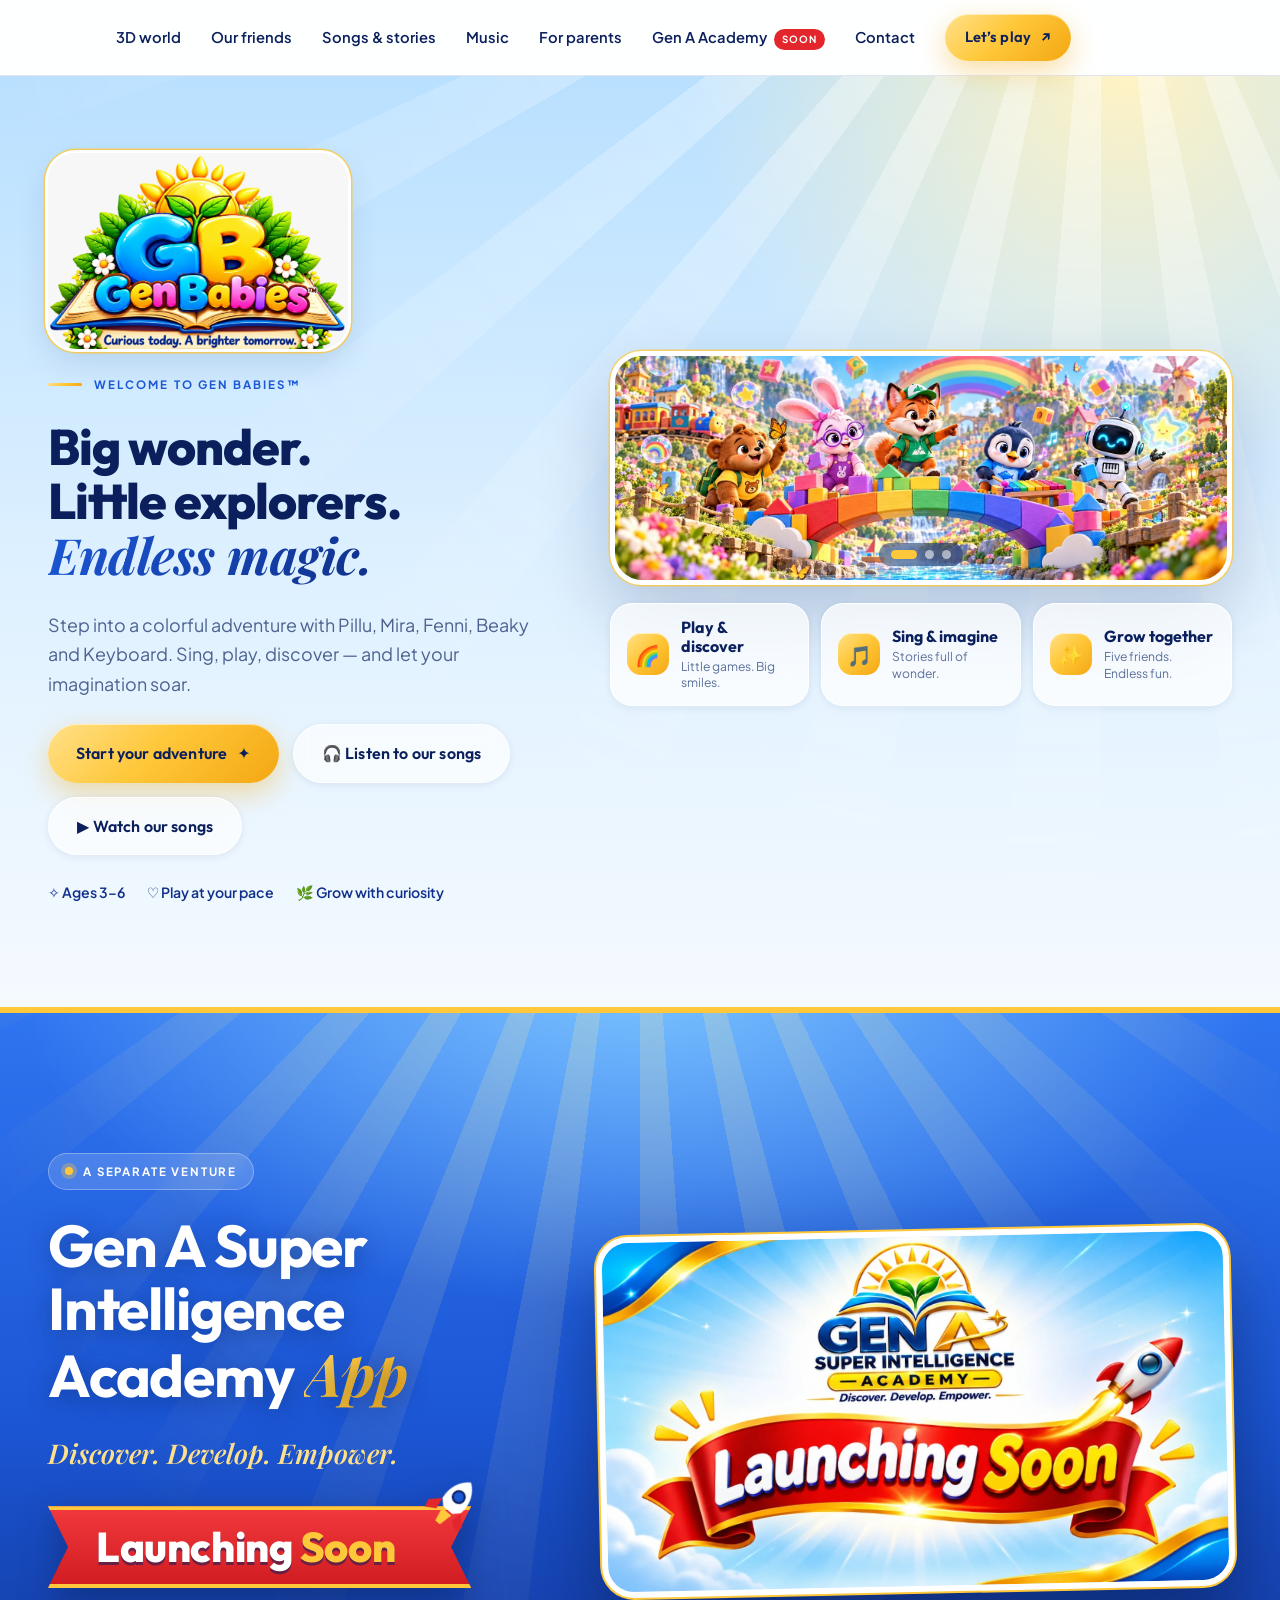
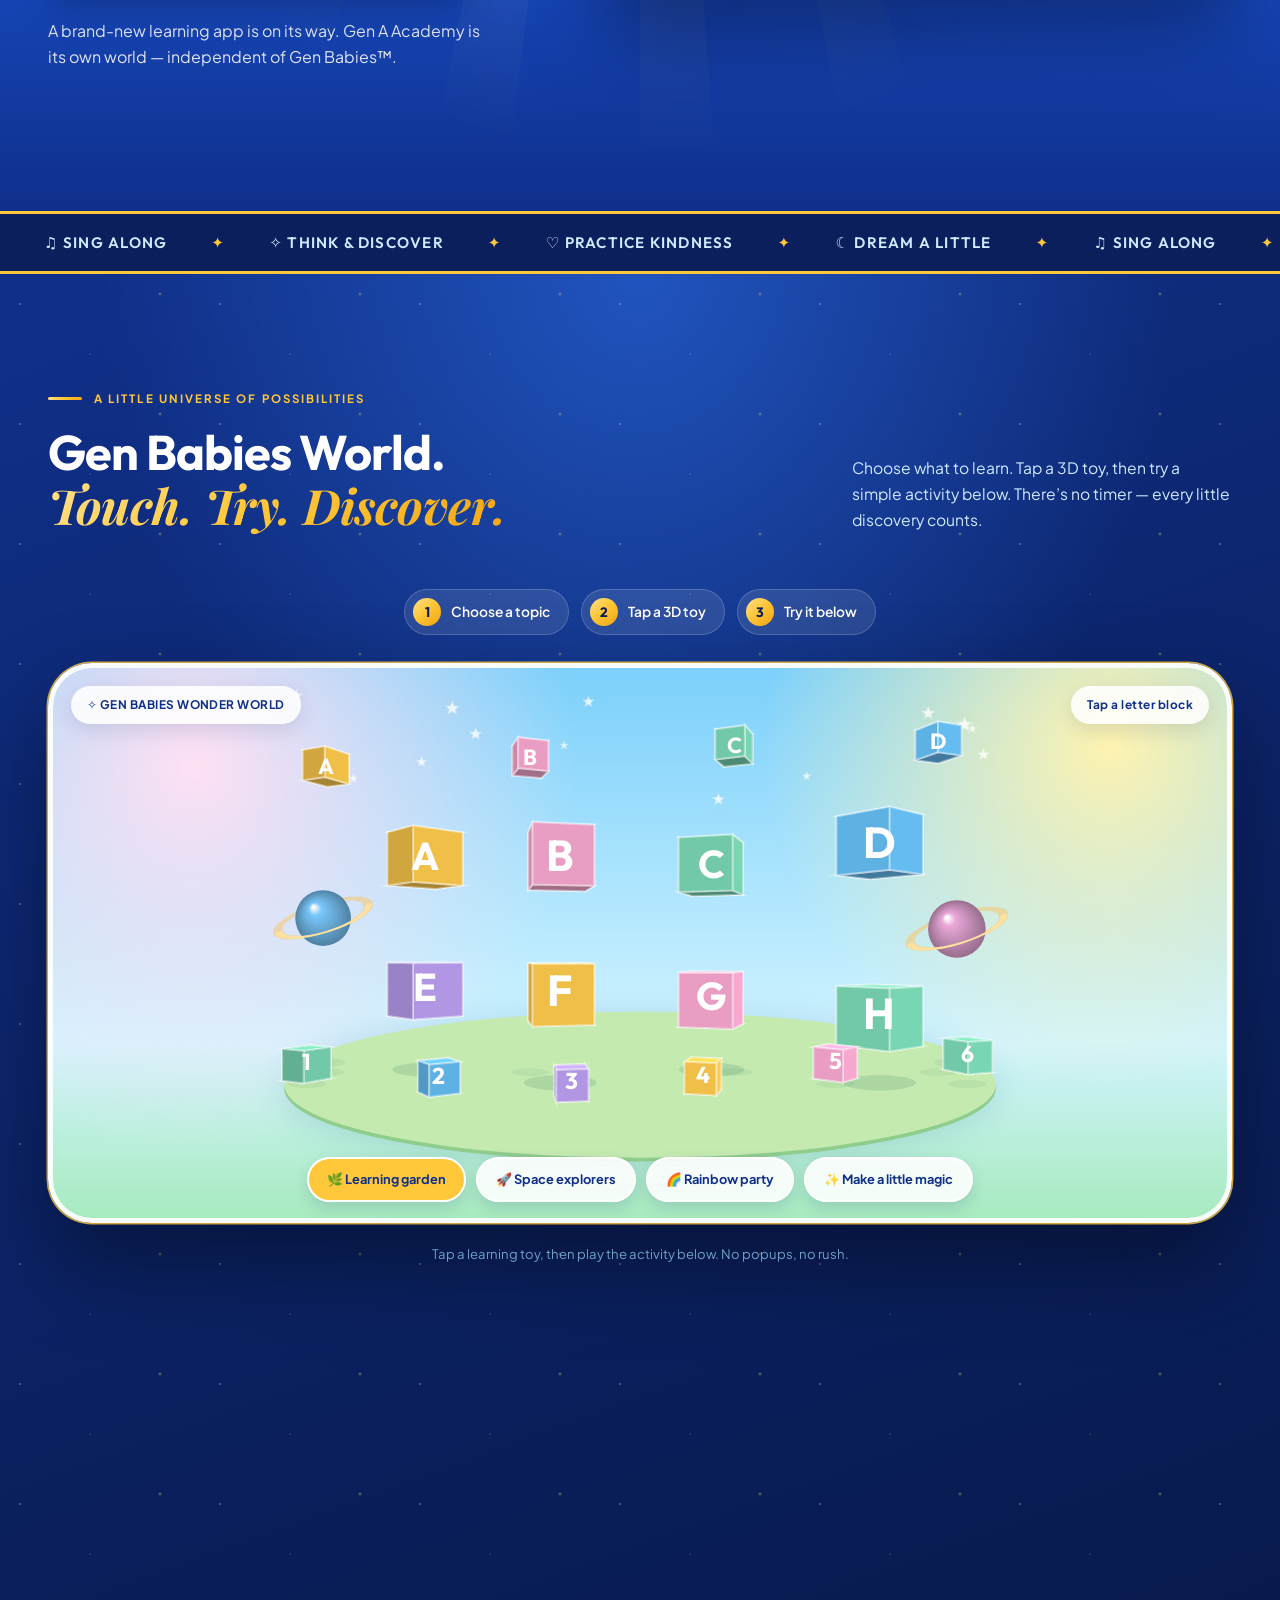
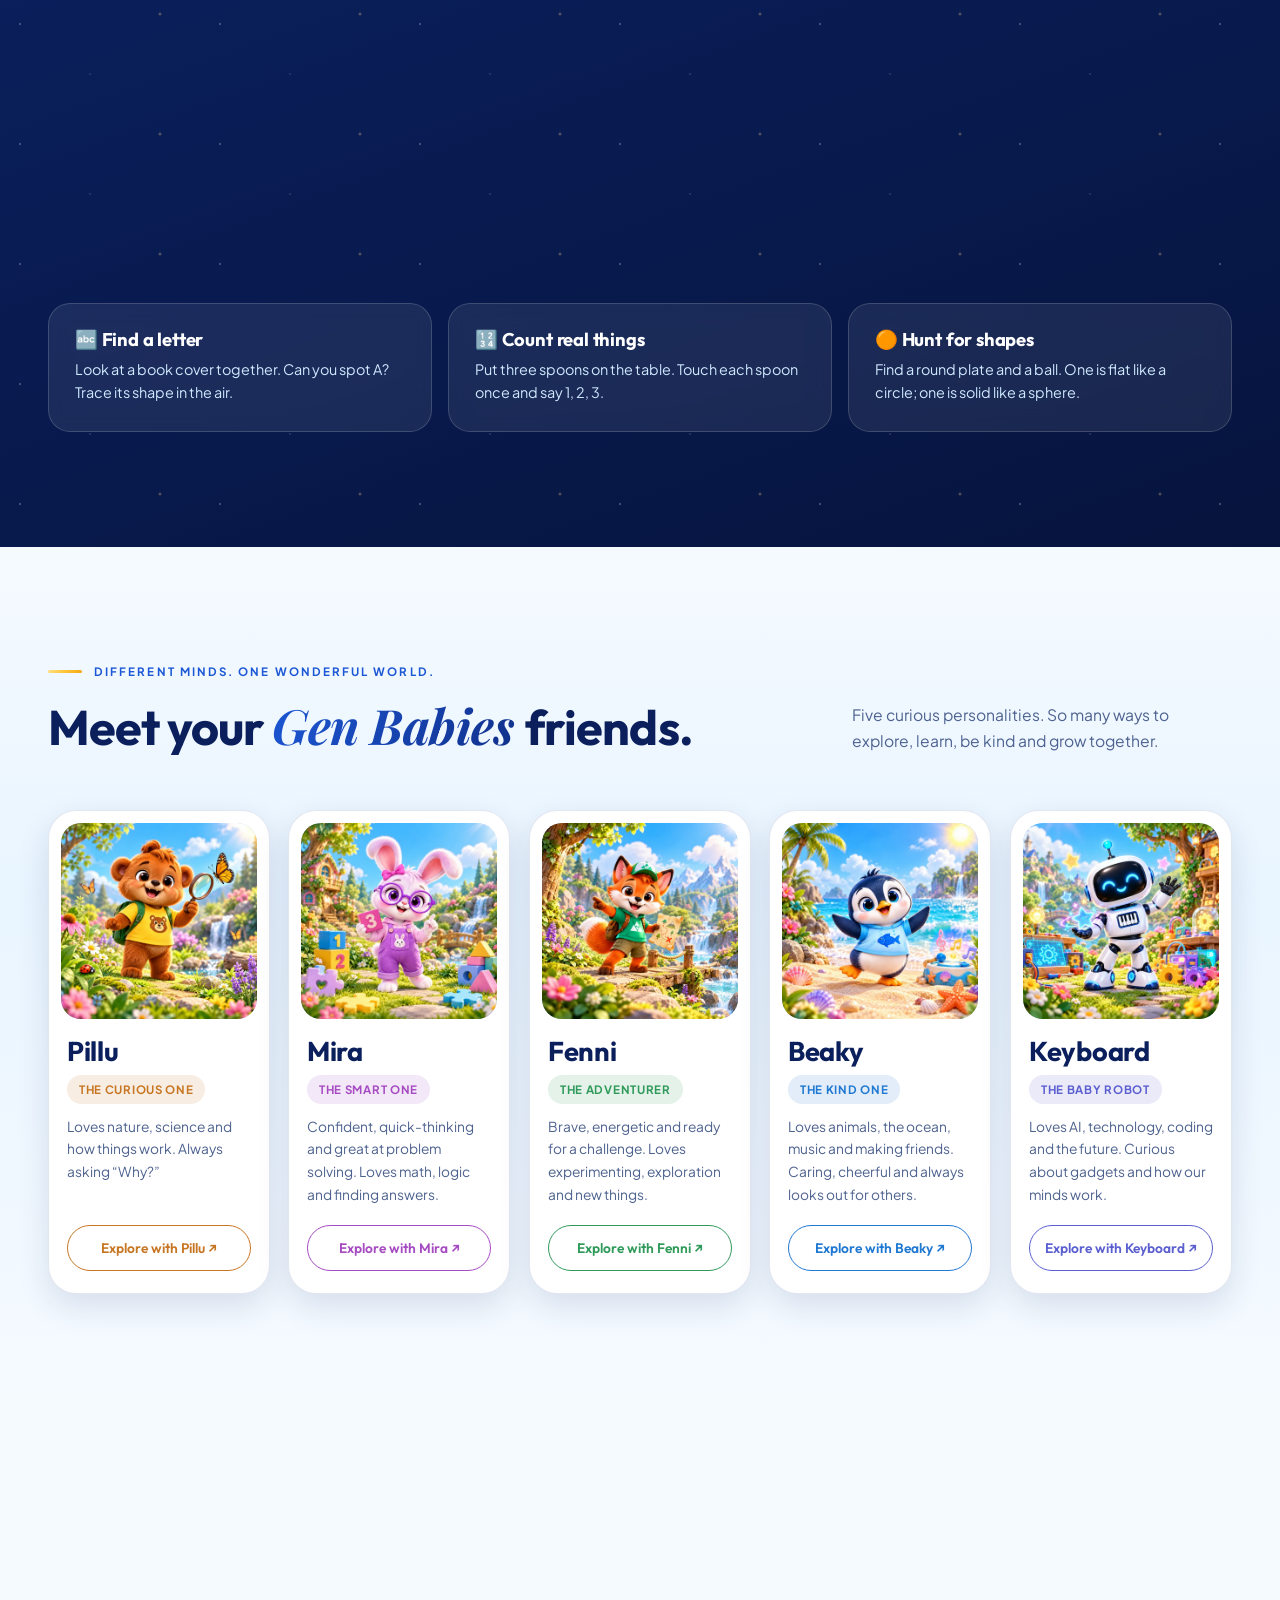
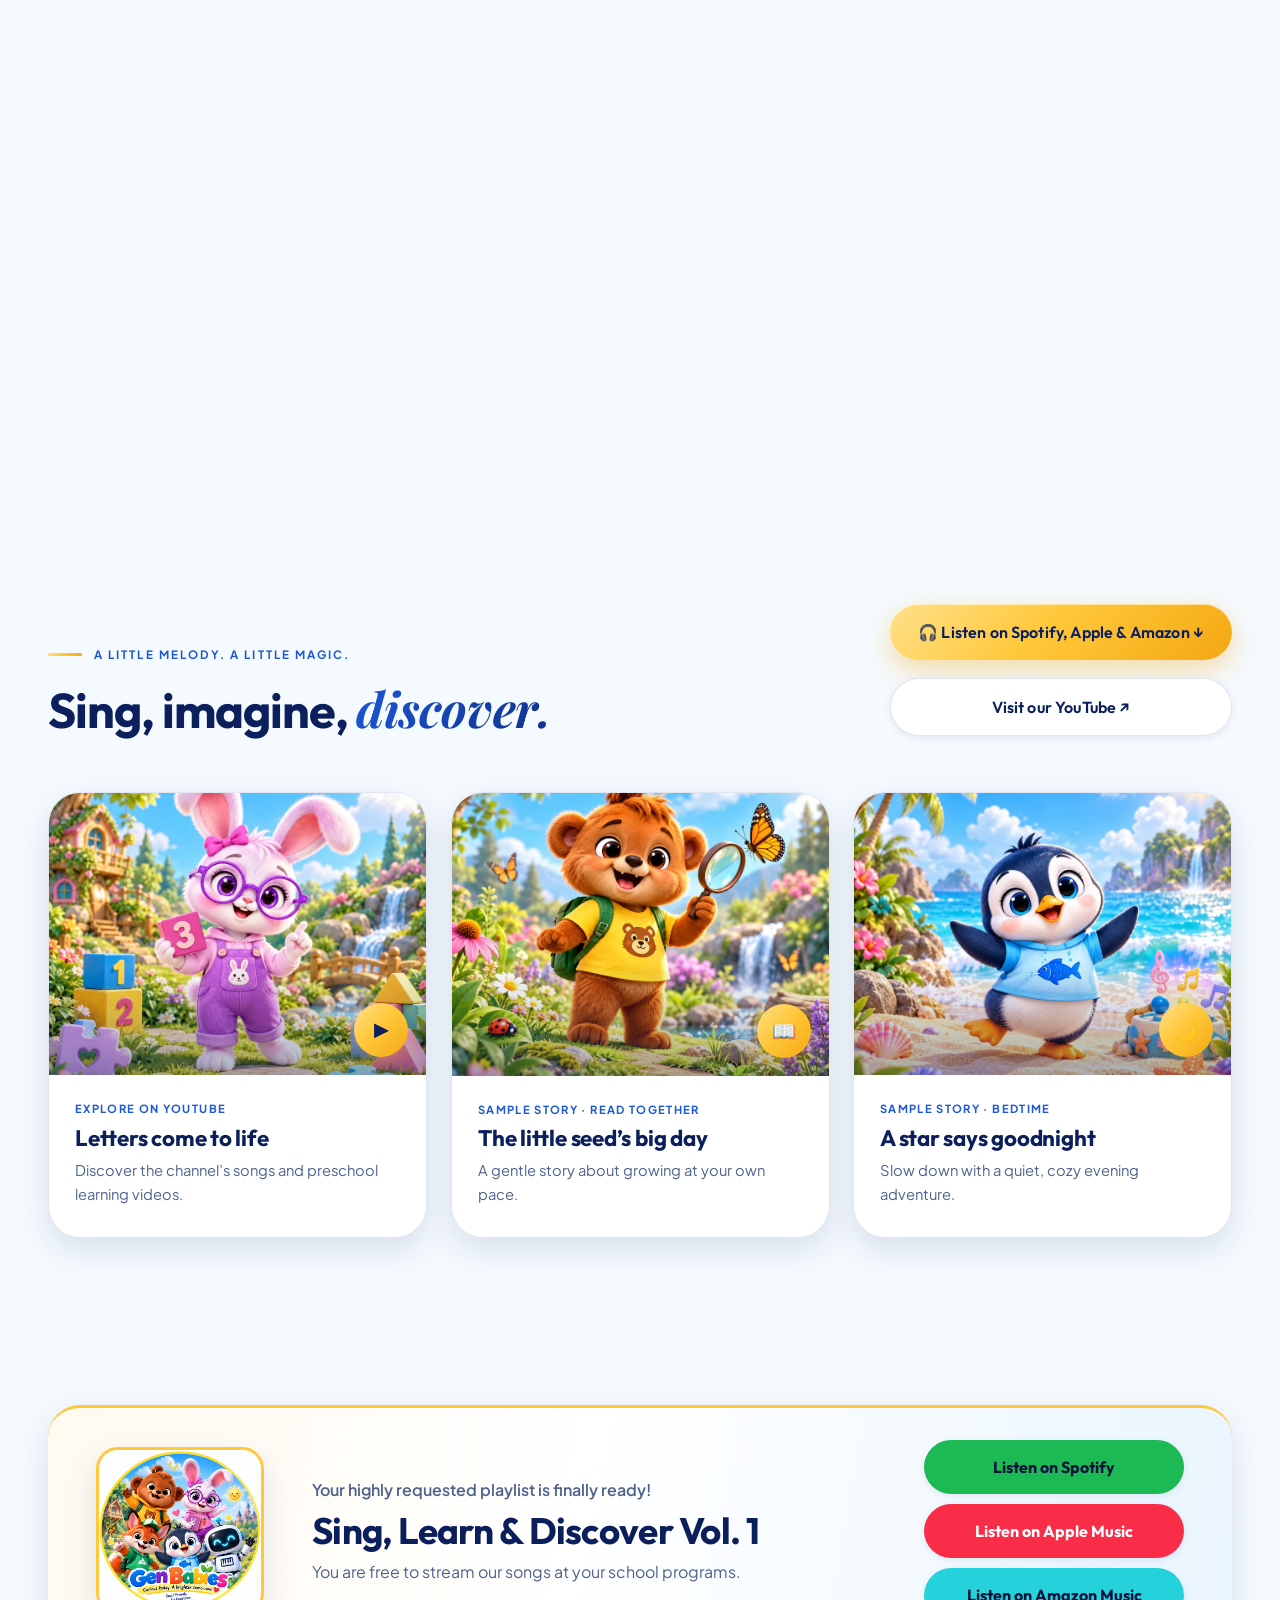
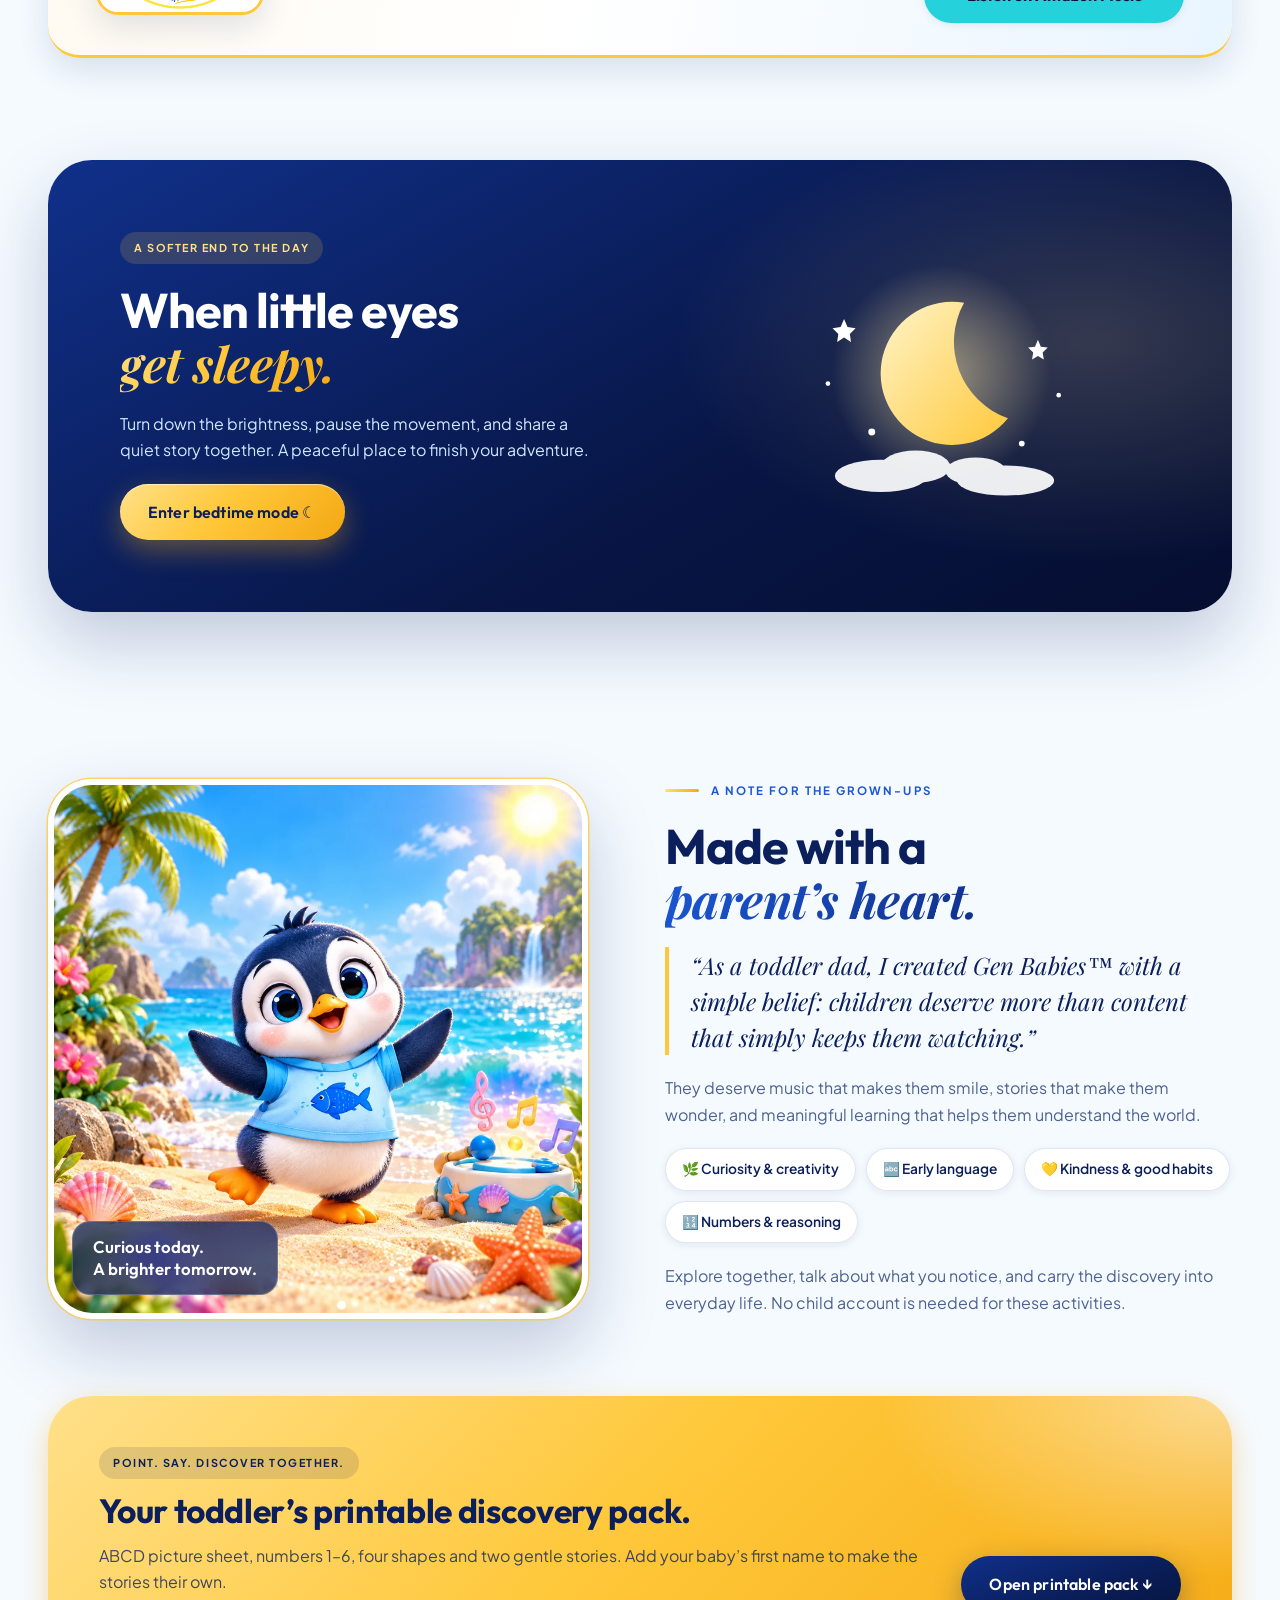
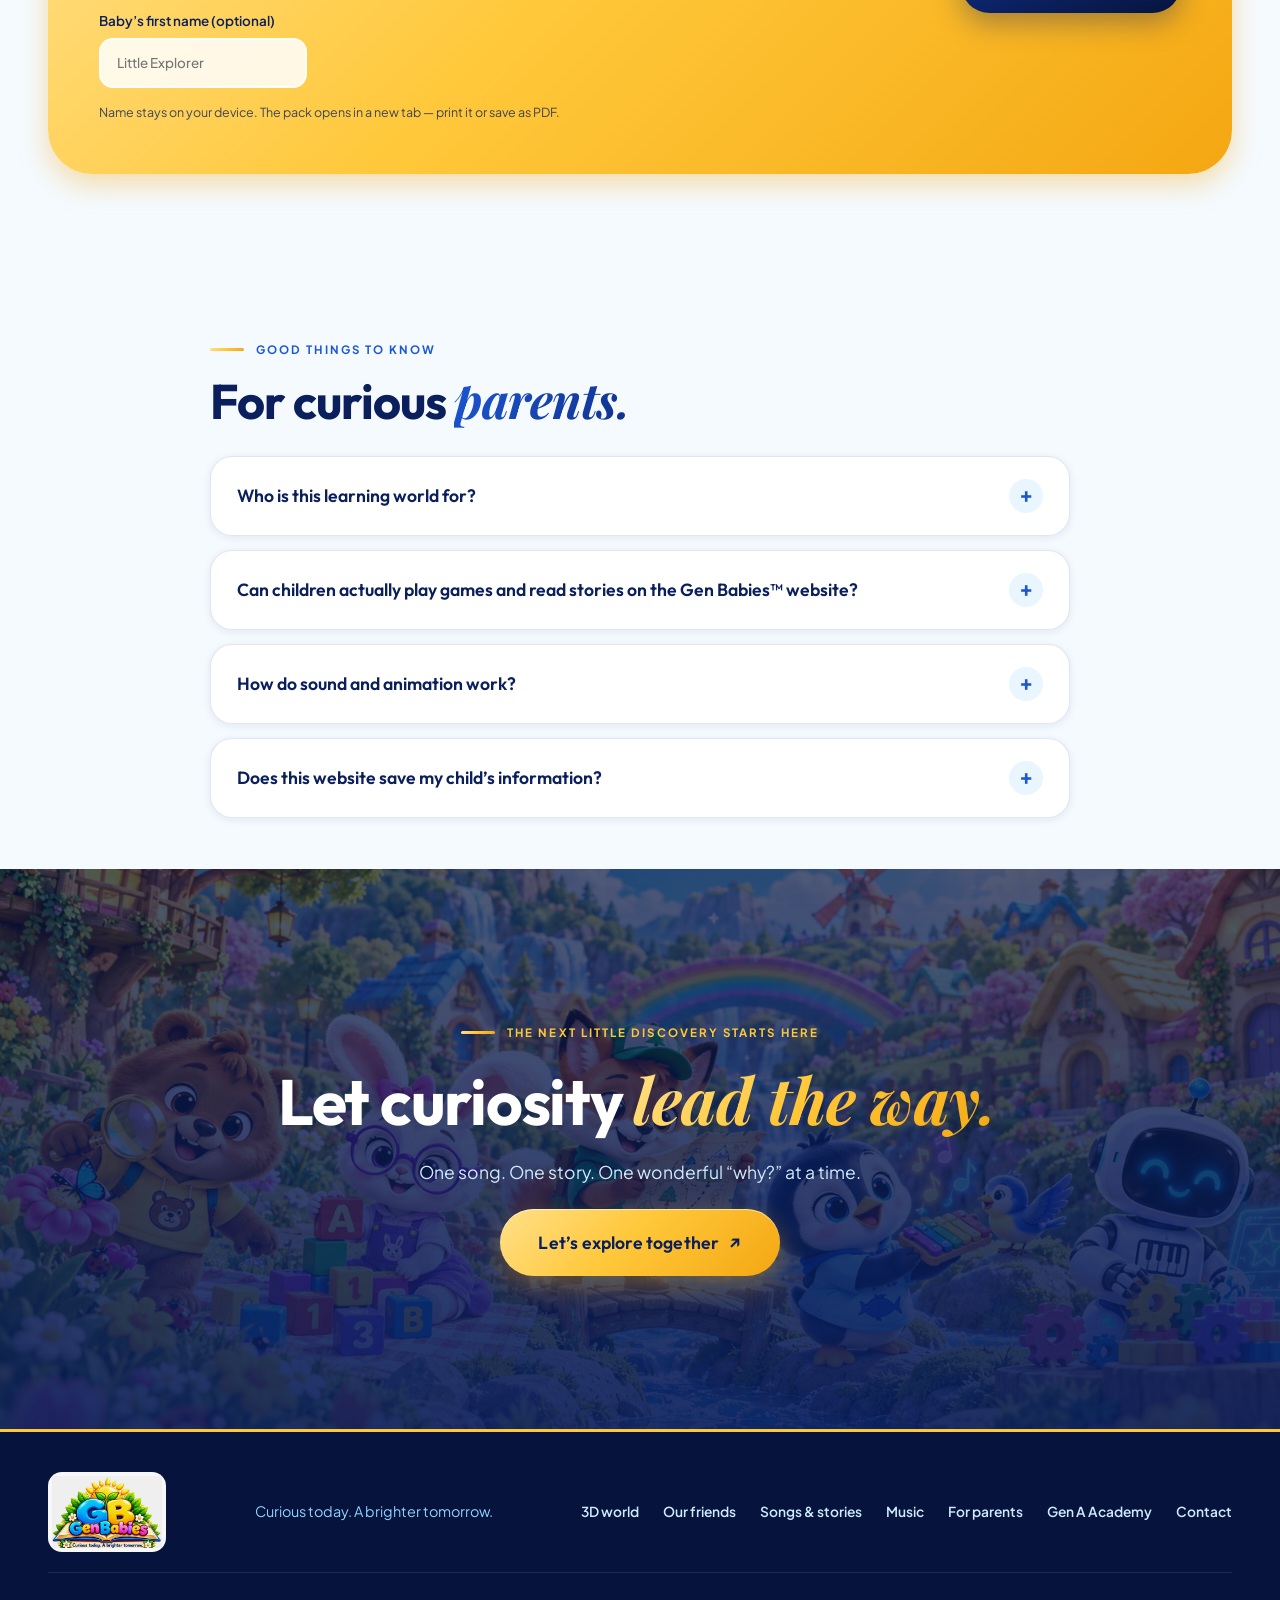
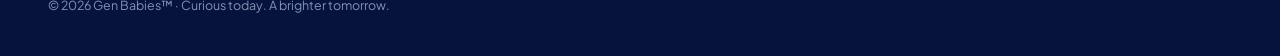
<file: index.html>
<!DOCTYPE html>
<html lang="en">
<head>
  <meta charset="UTF-8">
  <meta name="viewport" content="width=device-width, initial-scale=1">
  <title>Gen Babies™ — A World of Wonder</title>
  <meta name="description" content="Discover a joyful preschool learning world with counting, phonics, shapes, stories and gentle adventures for ages 2–6.">
  <meta name="theme-color" content="#0a1f5c">


  
  <!-- Social preview -->
  <meta property="og:type" content="website">
  <meta property="og:title" content="Gen Babies™ — A World of Wonder">
  <meta property="og:description" content="Big wonder. Little explorers. Endless magic.">
  <meta property="og:image" content="https://gen-babies.com/assets/images/hero-1.webp">

  <link rel="icon" type="image/svg+xml" href="assets/images/favicon.svg">

  <link rel="preconnect" href="https://fonts.googleapis.com">
  <link rel="preconnect" href="https://fonts.gstatic.com" crossorigin>
  <link href="https://fonts.googleapis.com/css2?family=Outfit:wght@400;500;600;700;800&family=Plus+Jakarta+Sans:wght@400;500;600;700&family=Playfair+Display:ital,wght@1,600;1,700&display=swap" rel="stylesheet">

  <link rel="stylesheet" href="assets/css/base.css">
  <link rel="stylesheet" href="assets/css/components.css">
  <link rel="stylesheet" href="assets/css/sections.css">
  <link rel="stylesheet" href="assets/css/academy.css">

  <script>document.documentElement.classList.add('js');</script>
</head>

<body>
  <a class="skip-link" href="#main">Skip to content</a>

  <!-- ════════════ HEADER ════════════ -->
  <header class="site-header" id="top">
    <div class="container header-inner">

      <nav class="main-nav" id="main-nav" aria-label="Primary">
        <a href="#wonder">3D world</a>
        <a href="#friends">Our friends</a>
        <a href="#songs">Songs &amp; stories</a>
        <a href="#music">Music</a>
        <a href="#parents">For parents</a>
        <a href="#gen-a" class="nav-soon">Gen A Academy <span>Soon</span></a>
        <a href="contact.html">Contact</a>
        <a class="btn btn-gold btn-sm nav-cta" href="#play">Let’s play <span aria-hidden="true">↗</span></a>
      </nav>

      <div class="header-tools">
        <button class="nav-toggle" id="nav-toggle" type="button" aria-expanded="false" aria-controls="main-nav" aria-label="Open menu">
          <span></span><span></span><span></span>
        </button>
      </div>
    </div>
  </header>

  <main id="main">

    <!-- ════════════ HERO ════════════ -->
    <section class="hero">
      <div class="container hero-grid">
        <div class="hero-copy reveal">
          <img class="hero-logo" src="logo.jpeg" alt="Gen Babies — Curious today. A brighter tomorrow." width="300" height="196">
          <div class="eyebrow">Welcome to Gen Babies™</div>
          <h1>Big wonder.<br>Little explorers.<br><em>Endless magic.</em></h1>
          <p class="lead">Step into a colorful adventure with Pillu, Mira, Fenni, Beaky and Keyboard. Sing, play, discover — and let your imagination soar.</p>

          <div class="actions">
            <a class="btn btn-gold" href="#friends">Start your adventure <span aria-hidden="true">✦</span></a>
            <a class="btn btn-ghost" href="#music">🎧 Listen to our songs</a>
            <a class="btn btn-ghost" href="https://www.youtube.com/@GenBabies" target="_blank" rel="noopener">▶ Watch our songs</a>
          </div>

          <ul class="trust">
            <li>✧ Ages 3–6</li>
            <li>♡ Play at your pace</li>
            <li>🌿 Grow with curiosity</li>
          </ul>
        </div>

        <div class="hero-visual reveal">
          <div class="hero-frame" id="hero-slider" aria-roledescription="carousel" aria-label="Gen Babies adventures">
            <img class="hero-slide is-active" src="assets/images/hero-1.webp" width="1600" height="600" alt="All five Gen Babies friends at the Rainbow Discovery Festival">
            <img class="hero-slide" src="assets/images/hero-2.webp" width="1600" height="640" alt="The five friends building a toy rocket in a sky adventure" loading="lazy">
            <img class="hero-slide" src="assets/images/hero-3.webp" width="1600" height="600" alt="The five friends reading together in Starlight Story Village" loading="lazy">
            <div class="hero-dots" role="tablist" aria-label="Choose a scene">
              <button type="button" class="is-active" role="tab" aria-selected="true" aria-label="Scene 1"></button>
              <button type="button" role="tab" aria-selected="false" aria-label="Scene 2"></button>
              <button type="button" role="tab" aria-selected="false" aria-label="Scene 3"></button>
            </div>
          </div>

          <div class="feature-cards">
            <div class="feature-card"><span class="fc-icon" aria-hidden="true">🌈</span><div><b>Play &amp; discover</b><small>Little games. Big smiles.</small></div></div>
            <div class="feature-card"><span class="fc-icon" aria-hidden="true">🎵</span><div><b>Sing &amp; imagine</b><small>Stories full of wonder.</small></div></div>
            <div class="feature-card"><span class="fc-icon" aria-hidden="true">✨</span><div><b>Grow together</b><small>Five friends. Endless fun.</small></div></div>
          </div>
        </div>
      </div>
    </section>

    <!-- ════════════════════════════════════════════════════════════
         GEN A SUPER INTELLIGENCE ACADEMY — separate venture
         Placed right below the intro, before the games begin.
         ════════════════════════════════════════════════════════════ -->
    <section class="academy" id="gen-a" aria-labelledby="academy-title">
      <div class="academy-rays" aria-hidden="true"></div>
      <div class="container academy-grid">

        <div class="academy-copy reveal">
          <span class="academy-kicker"><i aria-hidden="true"></i> A separate venture</span>
          <h2 id="academy-title">Gen A Super Intelligence Academy <em>App</em></h2>
          <p class="academy-tagline">Discover. Develop. Empower.</p>

          <div class="ribbon-badge" role="status">
            <span class="ribbon-text">Launching <b>Soon</b></span>
            <svg class="ribbon-rocket" viewBox="0 0 64 64" aria-hidden="true">
              <path d="M32 4c9 6 14 17 12 30l-6 6H26l-6-6C18 21 23 10 32 4z" fill="#fff"/>
              <circle cx="32" cy="23" r="6" fill="#1c57d6" stroke="#0a1f5c" stroke-width="2"/>
              <path d="M20 34l-10 10 2 8 10-6zM44 34l10 10-2 8-10-6z" fill="#e3262b"/>
              <path d="M26 42h12l-3 14h-6z" fill="#ffc83a"/>
            </svg>
          </div>

          <p class="academy-note">A brand-new learning app is on its way. Gen A Academy is its own world — independent of Gen Babies™.</p>
        </div>

        <figure class="academy-visual reveal">
          <div class="academy-frame">
            <img src="assets/images/gen-a-banner.webp" width="1600" height="900" alt="Gen A Super Intelligence Academy — Discover. Develop. Empower. Launching soon." loading="lazy">
          </div>
        </figure>

      </div>
    </section>

    <!-- ════════════ MARQUEE ════════════ -->
    <div class="marquee" aria-hidden="true">
      <div class="marquee-track">
        <span>♫ Sing along</span><span>✧ Think &amp; discover</span><span>♡ Practice kindness</span><span>☾ Dream a little</span>
        <span>♫ Sing along</span><span>✧ Think &amp; discover</span><span>♡ Practice kindness</span><span>☾ Dream a little</span>
        <span>♫ Sing along</span><span>✧ Think &amp; discover</span><span>♡ Practice kindness</span><span>☾ Dream a little</span>
      </div>
    </div>

    <!-- ════════════ 3D WONDER WORLD ════════════ -->
    <section class="wonder" id="wonder">
      <div class="container">
        <div class="section-head on-dark reveal">
          <div>
            <div class="eyebrow">A little universe of possibilities</div>
            <h2>Gen Babies World.<br><em>Touch. Try. Discover.</em></h2>
          </div>
          <p>Choose what to learn. Tap a 3D toy, then try a simple activity below. There’s no timer — every little discovery counts.</p>
        </div>

        <ol class="steps reveal">
          <li><b>1</b> Choose a topic</li>
          <li><b>2</b> Tap a 3D toy</li>
          <li><b>3</b> Try it below</li>
        </ol>

        <div class="stage reveal">
          <canvas id="wonder3d" role="img" aria-label="Interactive learning world with ABCD letter blocks, numbers, shapes and animals"></canvas>
          <div class="stage-top">
            <span>✧ GEN BABIES WONDER WORLD</span>
            <span id="space-status" aria-live="polite">Tap letters, numbers, shapes or animals ✨</span>
          </div>
          <div class="stage-bottom">
            <button type="button" data-scene="garden" class="active">🌿 Learning garden</button>
            <button type="button" data-scene="space">🚀 Space explorers</button>
            <button type="button" data-scene="rainbow">🌈 Rainbow party</button>
            <button type="button" id="sparkle">✨ Make a little magic</button>
          </div>
        </div>

        <p class="stage-note">Tap a learning toy, then play the activity below. No popups, no rush.</p>

        <div class="learning-panel reveal" id="inline-learning">
          <div class="learning-tabs" role="tablist">
            <button type="button" data-learn="letters" class="active">🔤 ABCD</button>
            <button type="button" data-learn="numbers">🔢 Numbers</button>
            <button type="button" data-learn="shapes">🔺 Shapes</button>
            <button type="button" data-learn="animals">🐾 Animals</button>
          </div>
          <div id="learning-board" aria-live="polite"></div>
        </div>

        <div class="tips reveal">
          <article><h3>🔤 Find a letter</h3><p>Look at a book cover together. Can you spot A? Trace its shape in the air.</p></article>
          <article><h3>🔢 Count real things</h3><p>Put three spoons on the table. Touch each spoon once and say 1, 2, 3.</p></article>
          <article><h3>🟠 Hunt for shapes</h3><p>Find a round plate and a ball. One is flat like a circle; one is solid like a sphere.</p></article>
        </div>
      </div>
    </section>

    <!-- ════════════ CHARACTERS ════════════ -->
    <section class="friends" id="friends">
      <div class="container">
        <div class="section-head reveal">
          <div>
            <div class="eyebrow">Different minds. One wonderful world.</div>
            <h2>Meet your <em>Gen Babies</em> friends.</h2>
          </div>
          <p>Five curious personalities. So many ways to explore, learn, be kind and grow together.</p>
        </div>

        <div class="characters">
          <article class="character tilt reveal" style="--accent:#c77724">
            <div class="character-art"><img src="assets/images/pillu.webp" width="900" height="900" alt="Pillu the bear exploring a sunny garden with a magnifying glass" loading="lazy"></div>
            <h3>Pillu</h3>
            <span class="role">The Curious One</span>
            <p>Loves nature, science and how things work. Always asking “Why?”</p>
            <button type="button" data-friend="animal">Explore with Pillu <span aria-hidden="true">↗</span></button>
          </article>

          <article class="character tilt reveal" style="--accent:#a64bc2">
            <div class="character-art"><img src="assets/images/mira.webp" width="900" height="900" alt="Mira the bunny holding a number card beside colorful blocks" loading="lazy"></div>
            <h3>Mira</h3>
            <span class="role">The Smart One</span>
            <p>Confident, quick-thinking and great at problem solving. Loves math, logic and finding answers.</p>
            <button type="button" data-friend="count">Explore with Mira <span aria-hidden="true">↗</span></button>
          </article>

          <article class="character tilt reveal" style="--accent:#2f9a5a">
            <div class="character-art"><img src="assets/images/fenni.webp" width="900" height="900" alt="Fenni the fox on a wooden bridge holding a treasure map" loading="lazy"></div>
            <h3>Fenni</h3>
            <span class="role">The Adventurer</span>
            <p>Brave, energetic and ready for a challenge. Loves experimenting, exploration and new things.</p>
            <button type="button" data-friend="invent">Explore with Fenni <span aria-hidden="true">↗</span></button>
          </article>

          <article class="character tilt reveal" style="--accent:#1f78d1">
            <div class="character-art"><img src="assets/images/beaky.webp" width="900" height="900" alt="Beaky the penguin dancing on a sunny beach" loading="lazy"></div>
            <h3>Beaky</h3>
            <span class="role">The Kind One</span>
            <p>Loves animals, the ocean, music and making friends. Caring, cheerful and always looks out for others.</p>
            <button type="button" data-friend="kind">Explore with Beaky <span aria-hidden="true">↗</span></button>
          </article>

          <article class="character tilt reveal" style="--accent:#5b5fd0">
            <div class="character-art"><img src="assets/images/keyboard.webp" width="900" height="900" alt="Keyboard the baby robot waving in a garden full of gadgets" loading="lazy"></div>
            <h3>Keyboard</h3>
            <span class="role">The Baby Robot</span>
            <p>Loves AI, technology, coding and the future. Curious about gadgets and how our minds work.</p>
            <button type="button" data-friend="invent">Explore with Keyboard <span aria-hidden="true">↗</span></button>
          </article>
        </div>
        <p class="scroll-note">Swipe sideways to meet all five friends ↔</p>
      </div>
    </section>

    <!-- ════════════ DISCOVERY LAB ════════════ -->
    <section class="section lab-section" id="play">
      <div class="container">
        <div class="lab reveal">
          <div class="lab-copy">
            <span class="tag">The little discovery lab · Interactive demo</span>
            <h2>Small games.<br>Happy “I did it!”<br><em>moments.</em></h2>
            <p>Count an apple. Find a shape. Meet a letter. A little practice can become a lovely adventure.</p>
            <div class="tabs" role="tablist">
              <button type="button" class="tab active" data-game="count">Counting</button>
              <button type="button" class="tab" data-game="shape">Shapes</button>
              <button type="button" class="tab" data-game="letter">Phonics</button>
            </div>
            <small>Take your time. There’s no race here. 🌱</small>
          </div>
          <div class="playbox" id="game"></div>
        </div>
      </div>
    </section>

    <!-- ════════════ SONGS & STORIES ════════════ -->
    <section class="section" id="songs">
      <div class="container">
        <div class="section-head reveal">
          <div>
            <div class="eyebrow">A little melody. A little magic.</div>
            <h2>Sing, imagine, <em>discover.</em></h2>
          </div>
          <div class="songs-head-actions">
            <a class="btn btn-gold" href="#music">🎧 Listen on Spotify, Apple &amp; Amazon ↓</a>
            <a class="btn btn-outline" href="https://www.youtube.com/@GenBabies" target="_blank" rel="noopener">Visit our YouTube ↗</a>
          </div>
        </div>

        <div class="songs">
          <a class="song tilt reveal" href="https://www.youtube.com/@GenBabies" target="_blank" rel="noopener">
            <div class="poster"><img src="assets/images/mira.webp" width="900" height="900" alt="Illustrated learning adventure with Mira" loading="lazy"><span class="play">▶</span></div>
            <div class="song-text">
              <span class="kicker">Explore on YouTube</span>
              <h3>Letters come to life</h3>
              <p>Discover the channel’s songs and preschool learning videos.</p>
            </div>
          </a>

          <button type="button" class="song tilt reveal" data-story="garden">
            <div class="poster"><img src="assets/images/pillu.webp" width="900" height="900" alt="Illustrated garden adventure with Pillu" loading="lazy"><span class="play">📖</span></div>
            <div class="song-text">
              <span class="kicker">Sample story · Read together</span>
              <h3>The little seed’s big day</h3>
              <p>A gentle story about growing at your own pace.</p>
            </div>
          </button>

          <button type="button" class="song tilt reveal" data-story="star">
            <div class="poster"><img src="assets/images/beaky.webp" width="900" height="900" alt="Illustrated seaside adventure with Beaky" loading="lazy"><span class="play">🌙</span></div>
            <div class="song-text">
              <span class="kicker">Sample story · Bedtime</span>
              <h3>A star says goodnight</h3>
              <p>Slow down with a quiet, cozy evening adventure.</p>
            </div>
          </button>
        </div>
      </div>
    </section>

    <!-- ════════════ MUSIC: SING-ALONG INSTRUMENTALS ════════════ -->
    <section class="section-tight music-wrap" id="music" aria-labelledby="music-title">
      <div class="container">
        <div class="music reveal">
          <img class="music-cover" src="assets/images/sing-along-vol1.webp" width="334" height="332" alt="Sing-Along Instrumentals Vol. 1 album cover" loading="lazy">
          <div class="music-copy">
            <p class="music-kicker">Your highly requested playlist is finally ready!</p>
            <h2 id="music-title">Sing, Learn & Discover Vol. 1</h2>
            <p>You are free to stream our songs at your school programs.</p>
          </div>
          <div class="music-links">
            <a class="music-btn spotify" href="https://bit.ly/genbabiesspotify" target="_blank" rel="noopener">Listen on Spotify</a>
            <a class="music-btn apple" href="https://apple.co/47GxyeW" target="_blank" rel="noopener">Listen on Apple Music</a>
            <a class="music-btn amazon" href="https://amzn.to/47NxVUX" target="_blank" rel="noopener">Listen on Amazon Music</a>
          </div>
        </div>
      </div>
    </section>

    <!-- ════════════ BEDTIME ════════════ -->
    <section class="section section-tight">
      <div class="container">
        <div class="bedtime reveal">
          <div class="bedtime-copy">
            <span class="tag tag-gold">A softer end to the day</span>
            <h2>When little eyes<br><em>get sleepy.</em></h2>
            <p>Turn down the brightness, pause the movement, and share a quiet story together. A peaceful place to finish your adventure.</p>
            <button type="button" class="btn btn-gold" id="bedtime">Enter bedtime mode ☾</button>
          </div>
          <div class="bedtime-art" aria-hidden="true">
            <svg viewBox="0 0 260 220" role="presentation">
              <defs>
                <radialGradient id="moonGlow" cx="50%" cy="50%" r="50%"><stop offset="0" stop-color="#ffe9a8" stop-opacity=".55"/><stop offset="1" stop-color="#ffe9a8" stop-opacity="0"/></radialGradient>
                <linearGradient id="moonFill" x1="0" y1="0" x2="1" y2="1"><stop stop-color="#fff4c9"/><stop offset="1" stop-color="#ffc83a"/></linearGradient>
              </defs>
              <circle cx="130" cy="100" r="95" fill="url(#moonGlow)"/>
              <path d="M150 38a62 62 0 1 0 38 100A70 70 0 0 1 150 38z" fill="url(#moonFill)"/>
              <g fill="#fff" class="twinkle">
                <path d="M46 52l3 7 7 1-5 5 1 7-6-4-6 4 1-7-5-5 7-1z"/>
                <path d="M214 70l2.5 6 6 .8-4.4 4.2 1 6-5.1-3-5.1 3 1-6-4.4-4.2 6-.8z"/>
                <circle cx="70" cy="150" r="3"/><circle cx="200" cy="160" r="2.5"/><circle cx="32" cy="108" r="2"/><circle cx="232" cy="118" r="2"/>
              </g>
              <g fill="#fff" opacity=".92">
                <ellipse cx="78" cy="188" rx="40" ry="14"/><ellipse cx="108" cy="180" rx="30" ry="14"/>
                <ellipse cx="186" cy="192" rx="42" ry="13"/><ellipse cx="160" cy="184" rx="26" ry="12"/>
              </g>
            </svg>
          </div>
        </div>
      </div>
    </section>

    <!-- ════════════ PARENTS ════════════ -->
    <section class="section" id="parents">
      <div class="container">
        <div class="parent reveal">
          <figure class="parent-art">
            <img src="assets/images/beaky.webp" width="900" height="900" alt="Beaky the kind penguin at a colorful seaside" loading="lazy">
            <figcaption class="note">Curious today.<br>A brighter tomorrow.</figcaption>
          </figure>
          <div class="parent-copy">
            <div class="eyebrow">A note for the grown-ups</div>
            <h2>Made with a<br><em>parent’s heart.</em></h2>
            <blockquote>“As a toddler dad, I created Gen Babies™ with a simple belief: children deserve more than content that simply keeps them watching.”</blockquote>
            <p>They deserve music that makes them smile, stories that make them wonder, and meaningful learning that helps them understand the world.</p>
            <ul class="benefits">
              <li>🌿 Curiosity &amp; creativity</li>
              <li>🔤 Early language</li>
              <li>💛 Kindness &amp; good habits</li>
              <li>🔢 Numbers &amp; reasoning</li>
            </ul>
            <p>Explore together, talk about what you notice, and carry the discovery into everyday life. No child account is needed for these activities.</p>
          </div>
        </div>

        <div class="resource reveal">
          <div class="resource-copy">
            <span class="tag tag-navy">Point. Say. Discover together.</span>
            <h3>Your toddler’s printable discovery pack.</h3>
            <p>ABCD picture sheet, numbers 1–6, four shapes and two gentle stories. Add your baby’s first name to make the stories their own.</p>
            <label class="field" for="pack-child">
              <span>Baby’s first name (optional)</span>
              <input id="pack-child" type="text" maxlength="30" placeholder="Little Explorer" autocomplete="off">
            </label>
            <small>Name stays on your device. The pack opens in a new tab — print it or save as PDF.</small>
          </div>
          <button type="button" class="btn btn-navy" id="open-pack">Open printable pack ↓</button>
        </div>
      </div>
    </section>

    <!-- ════════════ FAQ ════════════ -->
    <section class="section section-tight">
      <div class="container">
        <div class="faq reveal">
          <div class="eyebrow">Good things to know</div>
          <h2>For curious <em>parents.</em></h2>
          <details>
            <summary>Who is this learning world for?</summary>
            <p>Gen Babies is designed for ages 2–6, with a grown-up nearby. Choose activities based on your child’s interests and comfort rather than a fixed pace.</p>
          </details>
          <details>
            <summary>Can children actually play games and read stories on the Gen Babies™ website?</summary>
            <p>Yes! Gen Babies™ offers interactive discovery games that children can play directly on our website, along with sample stories to explore. You can also visit our official YouTube channel to discover our videos and learning adventures.</p>
          </details>
          <details>
            <summary>How do sound and animation work?</summary>
            <p>Sound starts off. Turn it on for gentle feedback tones in the games. Pause animation anytime, or use bedtime mode to pause it automatically. Your device’s reduced-motion setting is respected.</p>
          </details>
          <details>
            <summary>Does this website save my child’s information?</summary>
            <p>This website has no sign-in, tracking code or child profiles. The only form is the optional Contact page, which emails your message to our support team. Activity progress stays in the current page and resets when you refresh. Fonts load from Google Fonts; opening YouTube takes you to that service.</p>
          </details>
        </div>
      </div>
    </section>

    <!-- ════════════ CTA ════════════ -->
    <section class="cta" aria-labelledby="cta-title">
      <div class="container">
        <div class="cta-inner reveal">
          <div class="eyebrow eyebrow-center">The next little discovery starts here</div>
          <h2 id="cta-title">Let curiosity <em>lead the way.</em></h2>
          <p>One song. One story. One wonderful “why?” at a time.</p>
          <a class="btn btn-gold btn-lg" href="#friends">Let’s explore together <span aria-hidden="true">↗</span></a>
        </div>
      </div>
    </section>

  </main>

  <!-- ════════════ FOOTER ════════════ -->
  <footer class="site-footer">
    <div class="container footer-inner">
      <a class="brand" href="#top" aria-label="Gen Babies home">
        <img class="site-logo" src="logo.jpeg" alt="Gen Babies" height="52">
      </a>
      <p class="footer-tag">Curious today. A brighter tomorrow.</p>
      <nav class="footer-links" aria-label="Footer">
        <a href="#wonder">3D world</a>
        <a href="#friends">Our friends</a>
        <a href="#songs">Songs &amp; stories</a>
        <a href="#music">Music</a>
        <a href="#parents">For parents</a>
        <a href="#gen-a">Gen A Academy</a>
        <a href="contact.html">Contact</a>
      </nav>
      <p class="footer-copy">© 2026 Gen Babies™ · Curious today. A brighter tomorrow.</p>
    </div>
  </footer>

  <!-- Story / topic dialog -->
  <dialog class="modal" id="modal" aria-labelledby="modal-title">
    <button class="modal-close" type="button" aria-label="Close">×</button>
    <div id="modalbody"></div>
  </dialog>

  <script src="assets/js/core.js" defer></script>
  <script src="assets/js/ui.js" defer></script>
  <script src="assets/js/hero.js" defer></script>
  <script src="assets/js/learning.js" defer></script>
  <script src="assets/js/world3d.js" defer></script>
  <script src="assets/js/lab.js" defer></script>
  <script src="assets/js/stories.js" defer></script>
  <script src="assets/js/pack.js" defer></script>
</body>
</html>
</file>
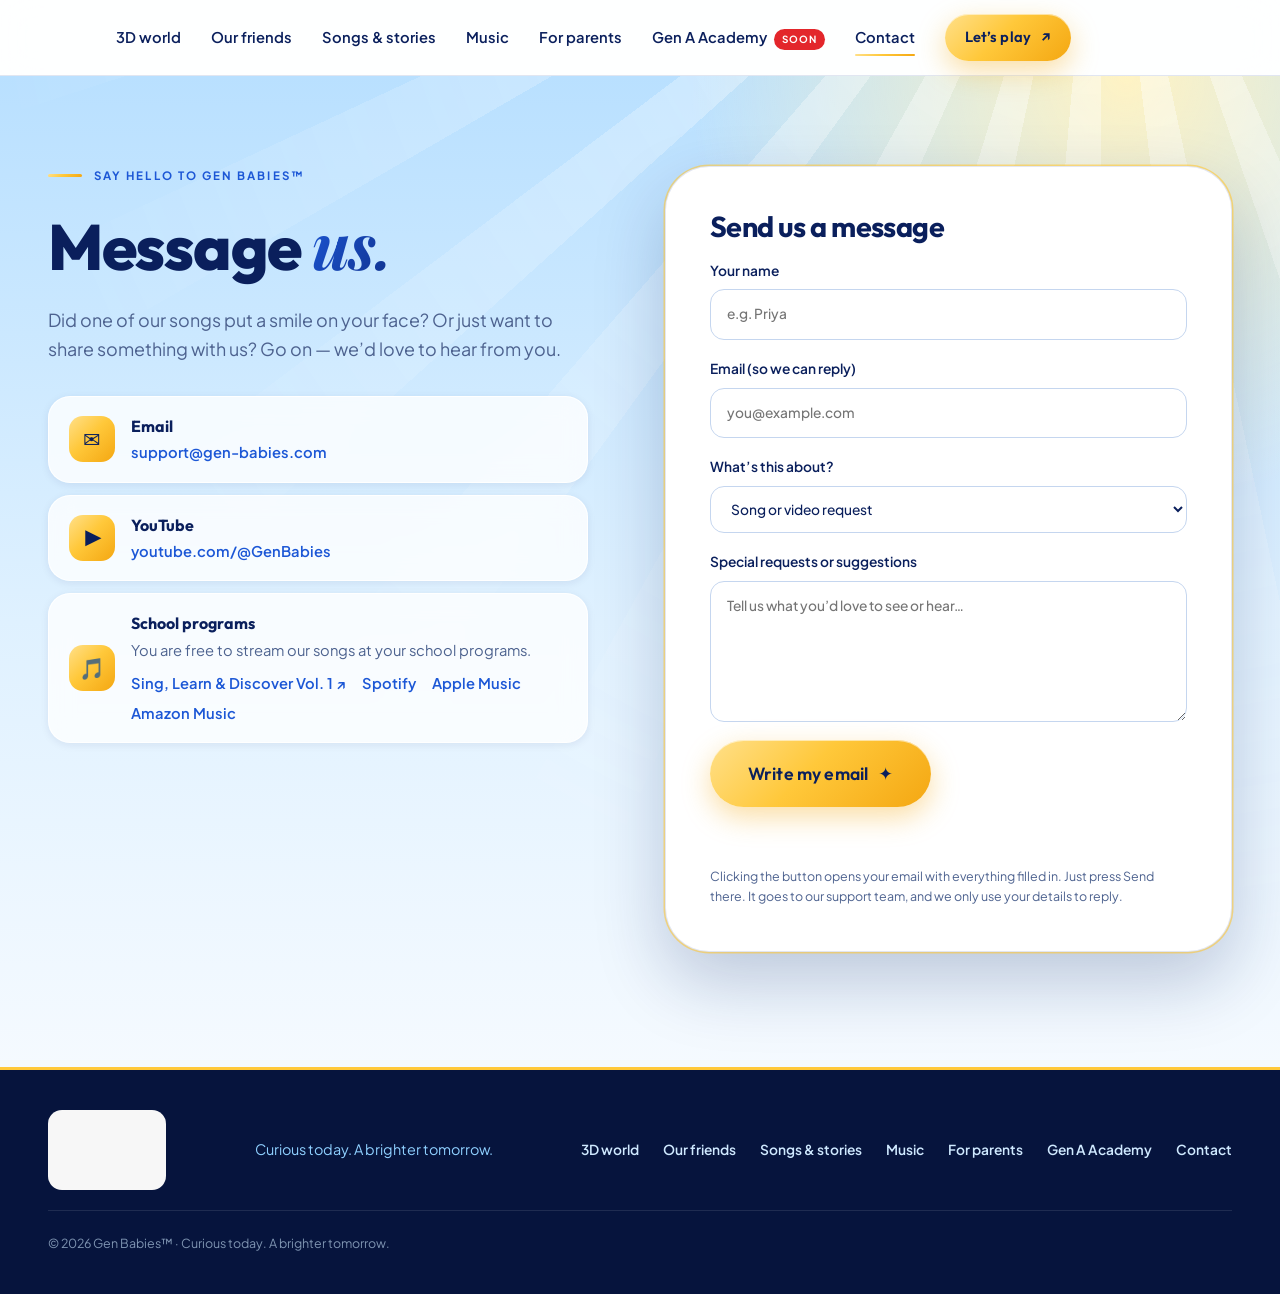
<file: contact.html>
<!DOCTYPE html>
<html lang="en">
<head>
  <meta charset="UTF-8">
  <meta name="viewport" content="width=device-width, initial-scale=1">
  <title>Contact — Gen Babies™</title>
  <meta name="description" content="Message Gen Babies™: song requests, suggestions, school program questions, or just a hello.">
  <meta name="theme-color" content="#0a1f5c">
  <link rel="icon" type="image/svg+xml" href="assets/images/favicon.svg">

  <link rel="preconnect" href="https://fonts.googleapis.com">
  <link rel="preconnect" href="https://fonts.gstatic.com" crossorigin>
  <link href="https://fonts.googleapis.com/css2?family=Outfit:wght@400;500;600;700;800&family=Plus+Jakarta+Sans:wght@400;500;600;700&family=Playfair+Display:ital,wght@1,600;1,700&display=swap" rel="stylesheet">

  <link rel="stylesheet" href="assets/css/base.css">
  <link rel="stylesheet" href="assets/css/components.css">
  <link rel="stylesheet" href="assets/css/sections.css">
  <link rel="stylesheet" href="assets/css/contact.css">
</head>

<body>
  <a class="skip-link" href="#main">Skip to content</a>

  <header class="site-header" id="top">
    <div class="container header-inner">
      <nav class="main-nav" id="main-nav" aria-label="Primary">
        <a href="index.html#wonder">3D world</a>
        <a href="index.html#friends">Our friends</a>
        <a href="index.html#songs">Songs &amp; stories</a>
        <a href="index.html#music">Music</a>
        <a href="index.html#parents">For parents</a>
        <a href="index.html#gen-a" class="nav-soon">Gen A Academy <span>Soon</span></a>
        <a href="contact.html" aria-current="page" class="is-current">Contact</a>
        <a class="btn btn-gold btn-sm nav-cta" href="index.html#play">Let’s play <span aria-hidden="true">↗</span></a>
      </nav>
      <div class="header-tools">
        <button class="nav-toggle" id="nav-toggle" type="button" aria-expanded="false" aria-controls="main-nav" aria-label="Open menu">
          <span></span><span></span><span></span>
        </button>
      </div>
    </div>
  </header>

  <main id="main">
    <section class="contact-hero">
      <div class="container contact-grid">

        <div class="contact-copy">
          <div class="eyebrow">Say hello to Gen Babies™</div>
          <h1>Message <em>us.</em></h1>
          <p class="lead">Did one of our songs put a smile on your face? Or just want to share something with us? Go on — we’d love to hear from you.</p>

          <ul class="contact-cards">
            <li>
              <span class="cc-icon" aria-hidden="true">✉️</span>
              <div><b>Email</b><a href="mailto:support@gen-babies.com">support@gen-babies.com</a></div>
            </li>
            <li>
              <span class="cc-icon" aria-hidden="true">▶️</span>
              <div><b>YouTube</b><a href="https://www.youtube.com/@GenBabies" target="_blank" rel="noopener">youtube.com/@GenBabies</a></div>
            </li>
            <li>
              <span class="cc-icon" aria-hidden="true">🎵</span>
              <div>
                <b>School programs</b>
                <span>You are free to stream our songs at your school programs.</span>
                <span class="cc-links">
                  <a href="index.html#music">Sing, Learn &amp; Discover Vol. 1 ↗</a>
                  <a href="https://bit.ly/genbabiesspotify" target="_blank" rel="noopener">Spotify</a>
                  <a href="https://apple.co/47GxyeW" target="_blank" rel="noopener">Apple Music</a>
                  <a href="https://amzn.to/47NxVUX" target="_blank" rel="noopener">Amazon Music</a>
                </span>
              </div>
            </li>
          </ul>
        </div>

        <div class="form-card">
          <form id="contact-form" novalidate>
            <h2>Send us a message</h2>

            <label class="field-row">
              <span>Your name</span>
              <input type="text" name="name" autocomplete="name" maxlength="80" required placeholder="e.g. Priya">
            </label>

            <label class="field-row">
              <span>Email (so we can reply)</span>
              <input type="email" name="email" autocomplete="email" maxlength="120" required placeholder="you@example.com">
            </label>

            <label class="field-row">
              <span>What’s this about?</span>
              <select name="topic">
                <option>Song or video request</option>
                <option>Suggestion</option>
                <option>School program question</option>
                <option>Feedback</option>
                <option>Just saying hello</option>
                <option>Something else</option>
              </select>
            </label>

            <label class="field-row">
              <span>Special requests or suggestions</span>
              <textarea name="message" rows="5" maxlength="2000" required placeholder="Tell us what you’d love to see or hear…"></textarea>
            </label>

            <!-- Spam trap: real people never see or fill this -->
            <input type="text" name="_honey" tabindex="-1" autocomplete="off" class="hp" aria-hidden="true">

            <button class="btn btn-gold btn-lg" type="submit" id="send-btn">Write my email <span aria-hidden="true">✦</span></button>
            <p class="form-status" id="form-status" role="status" aria-live="polite"></p>
            <small class="form-note">Clicking the button opens your email with everything filled in. Just press Send there. It goes to our support team, and we only use your details to reply.</small>
          </form>
        </div>

      </div>
    </section>
  </main>

  <footer class="site-footer">
    <div class="container footer-inner">
      <a class="brand" href="index.html#top" aria-label="Gen Babies home">
        <img class="site-logo" src="logo.jpeg" alt="Gen Babies" height="72">
      </a>
      <p class="footer-tag">Curious today. A brighter tomorrow.</p>
      <nav class="footer-links" aria-label="Footer">
        <a href="index.html#wonder">3D world</a>
        <a href="index.html#friends">Our friends</a>
        <a href="index.html#songs">Songs &amp; stories</a>
        <a href="index.html#music">Music</a>
        <a href="index.html#parents">For parents</a>
        <a href="index.html#gen-a">Gen A Academy</a>
        <a href="contact.html">Contact</a>
      </nav>
      <p class="footer-copy">© 2026 Gen Babies™ · Curious today. A brighter tomorrow.</p>
    </div>
  </footer>

  <script src="assets/js/contact.js" defer></script>
</body>
</html>
</file>
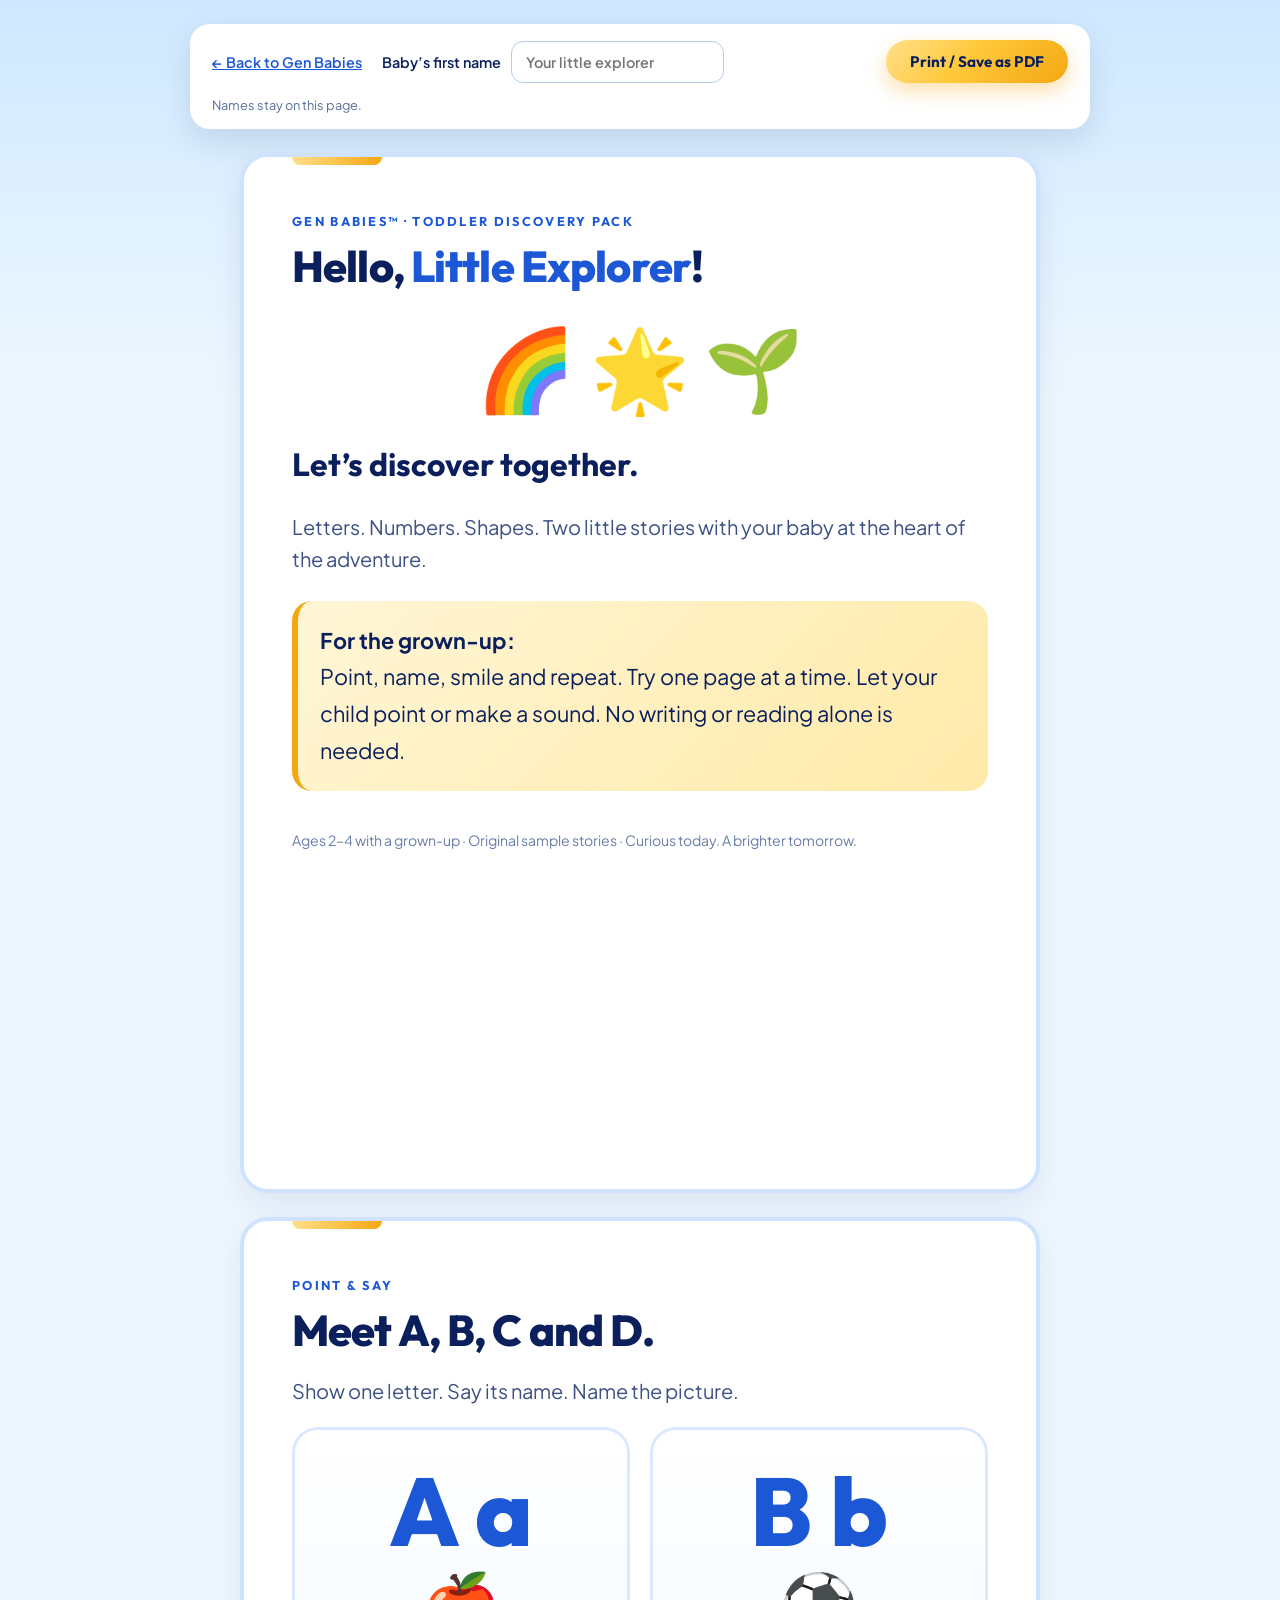
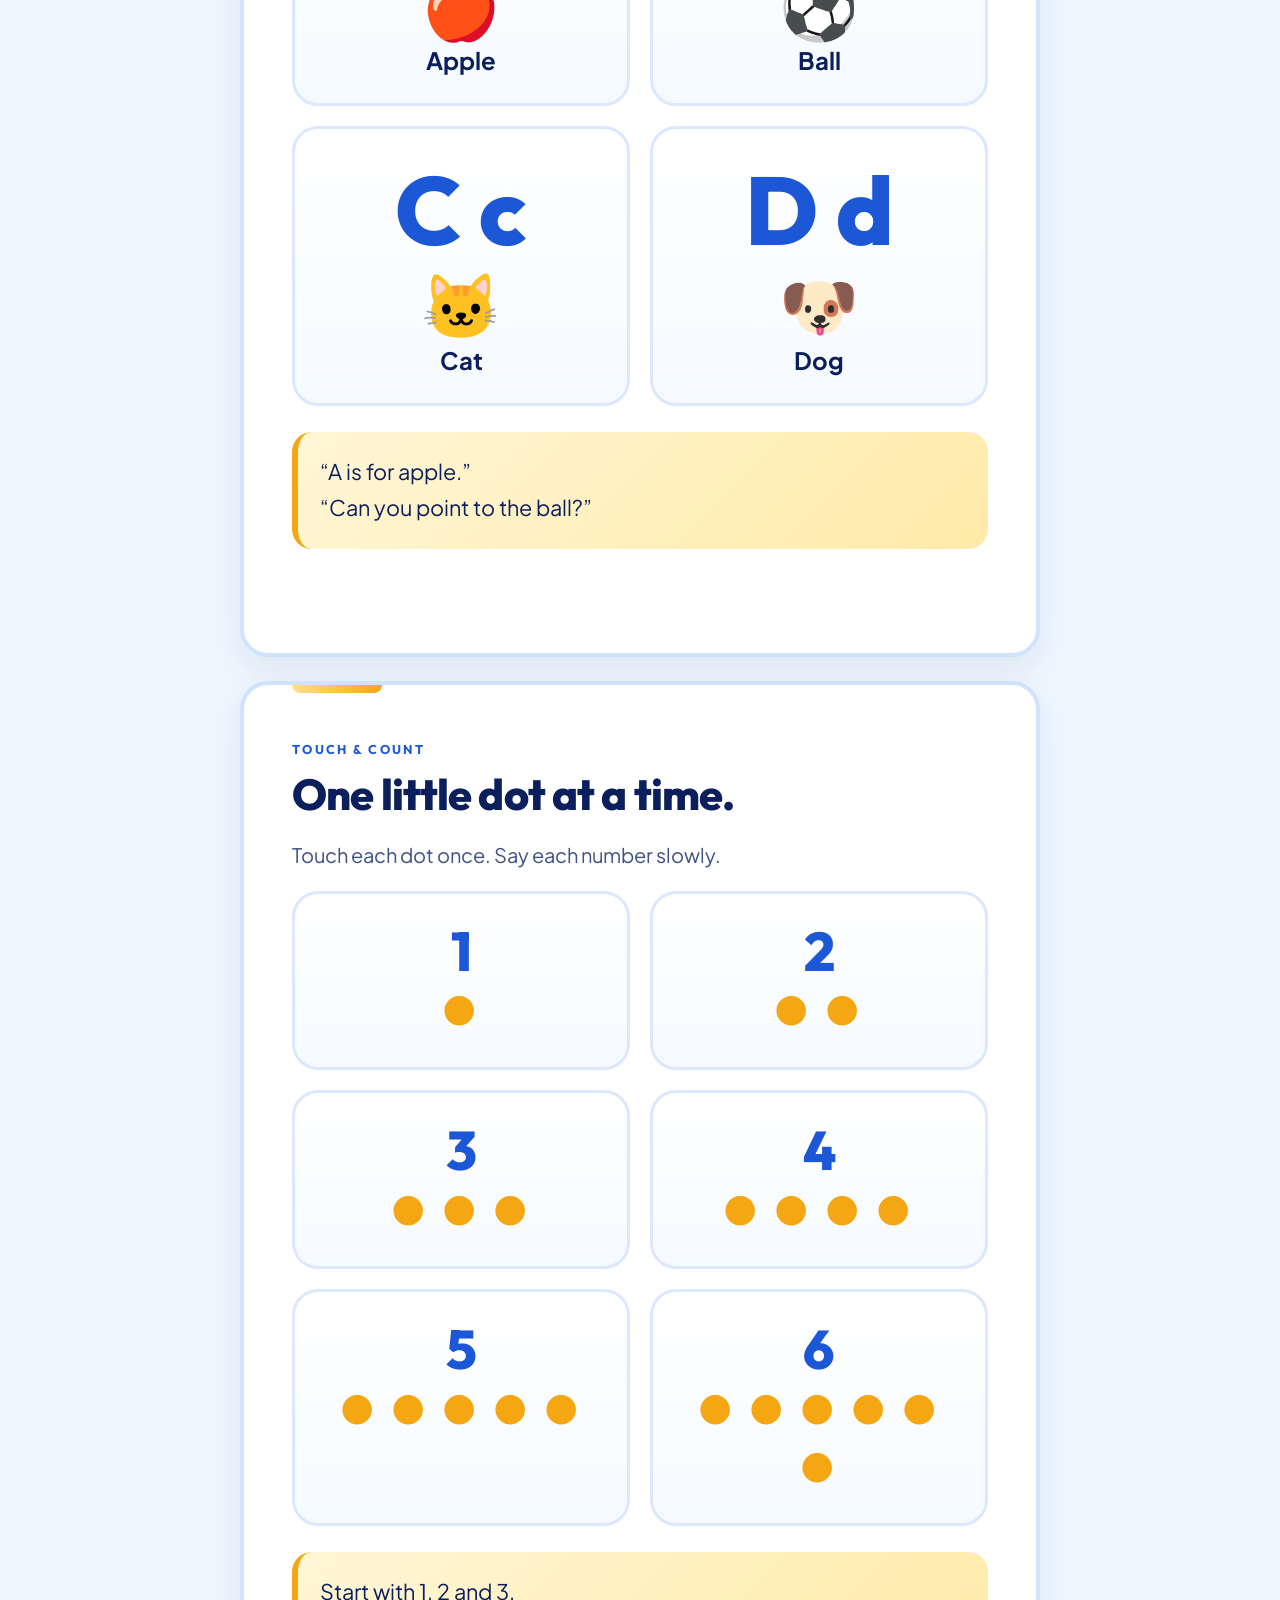
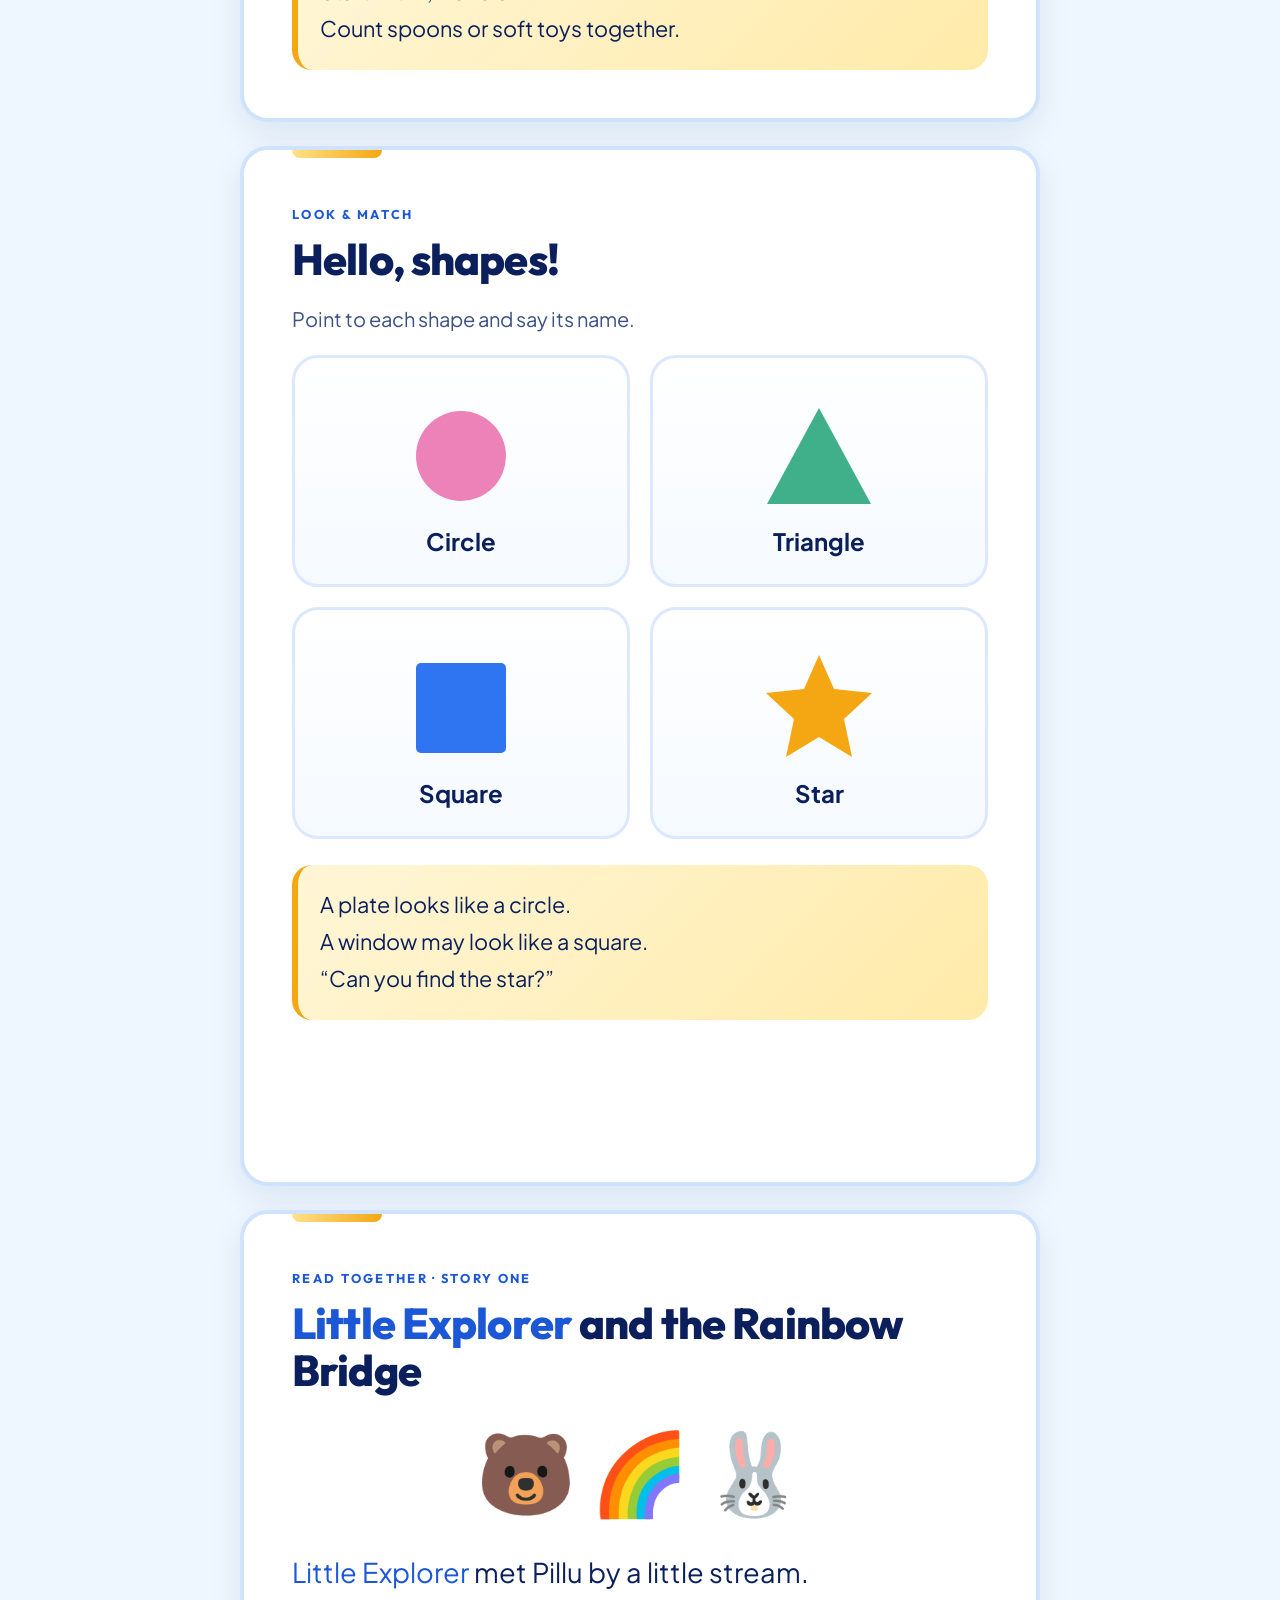
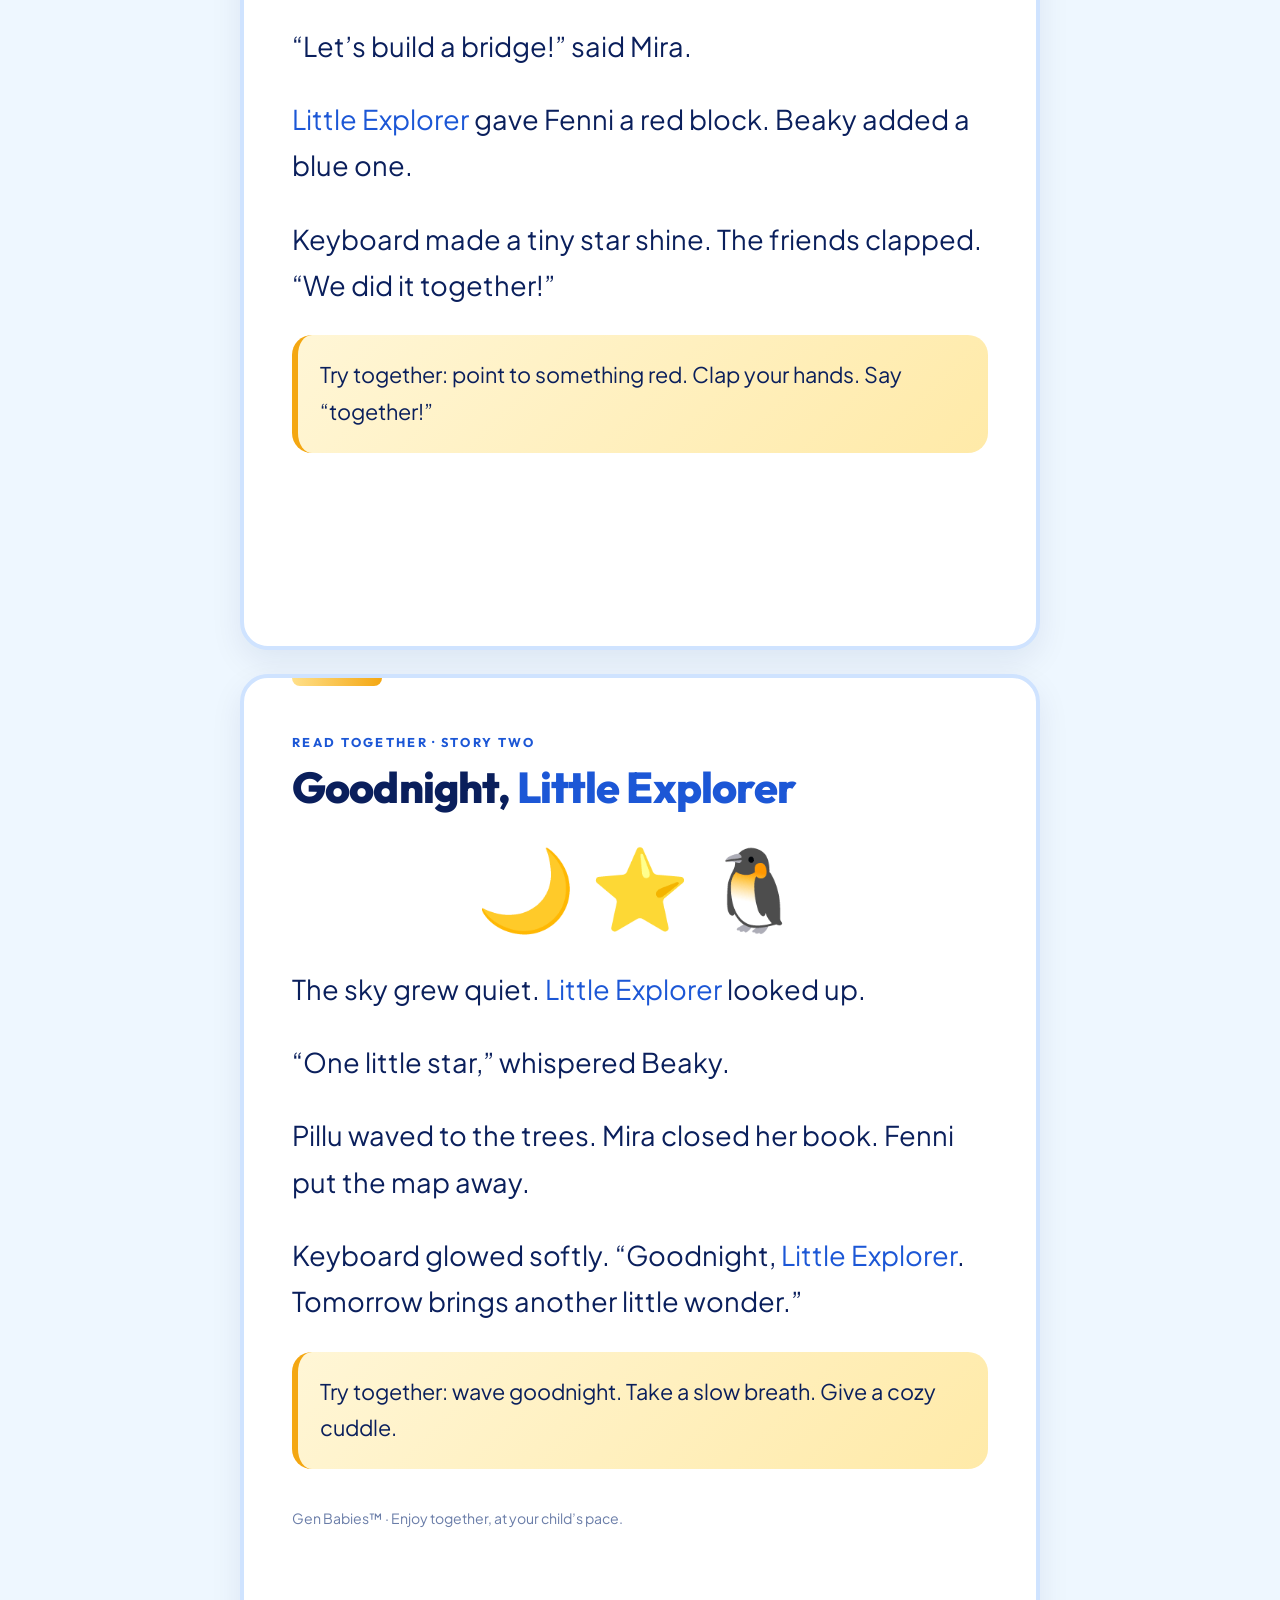
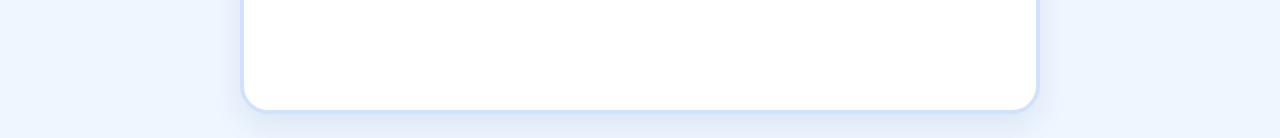
<file: discovery-pack.html>
<!DOCTYPE html>
<html lang="en">
<head>
  <meta charset="UTF-8">
  <meta name="viewport" content="width=device-width, initial-scale=1">
  <title>Gen Babies Toddler Discovery Pack</title>
  <meta name="robots" content="noindex">
  <link rel="icon" type="image/svg+xml" href="assets/images/favicon.svg">
  <link rel="preconnect" href="https://fonts.googleapis.com">
  <link rel="preconnect" href="https://fonts.gstatic.com" crossorigin>
  <link href="https://fonts.googleapis.com/css2?family=Outfit:wght@500;700;800&family=Plus+Jakarta+Sans:wght@400;500;600&display=swap" rel="stylesheet">
  <link rel="stylesheet" href="assets/css/pack.css">
</head>
<body>

  <div class="toolbar">
    <a class="back" href="index.html">← Back to Gen Babies</a>
    <label>Baby’s first name
      <input id="baby-name" type="text" maxlength="30" placeholder="Your little explorer" autocomplete="off">
    </label>
    <button type="button" id="print-btn">Print / Save as PDF</button>
    <span class="hint-text">Names stay on this page.</span>
  </div>

  <section class="page">
    <div class="kicker">Gen Babies™ · Toddler Discovery Pack</div>
    <h1>Hello, <span data-child>Little Explorer</span>!</h1>
    <div class="starfield">🌈 🌟 🌱</div>
    <h2>Let’s discover together.</h2>
    <p class="hint">Letters. Numbers. Shapes. Two little stories with your baby at the heart of the adventure.</p>
    <div class="activity"><b>For the grown-up:</b><br>Point, name, smile and repeat. Try one page at a time. Let your child point or make a sound. No writing or reading alone is needed.</div>
    <div class="footer">Ages 2–4 with a grown-up · Original sample stories · Curious today. A brighter tomorrow.</div>
  </section>

  <section class="page">
    <div class="kicker">Point &amp; Say</div>
    <h1>Meet A, B, C and D.</h1>
    <p class="hint">Show one letter. Say its name. Name the picture.</p>
    <div class="tiles">
      <div class="tile"><div class="letter">A a</div><div class="picture">🍎</div><b>Apple</b></div>
      <div class="tile"><div class="letter">B b</div><div class="picture">⚽</div><b>Ball</b></div>
      <div class="tile"><div class="letter">C c</div><div class="picture">🐱</div><b>Cat</b></div>
      <div class="tile"><div class="letter">D d</div><div class="picture">🐶</div><b>Dog</b></div>
    </div>
    <div class="activity">“A is for apple.”<br>“Can you point to the ball?”</div>
  </section>

  <section class="page">
    <div class="kicker">Touch &amp; Count</div>
    <h1>One little dot at a time.</h1>
    <p class="hint">Touch each dot once. Say each number slowly.</p>
    <div class="tiles">
      <div class="tile"><div class="letter num">1</div><div class="dots">● </div></div>
      <div class="tile"><div class="letter num">2</div><div class="dots">● ● </div></div>
      <div class="tile"><div class="letter num">3</div><div class="dots">● ● ● </div></div>
      <div class="tile"><div class="letter num">4</div><div class="dots">● ● ● ● </div></div>
      <div class="tile"><div class="letter num">5</div><div class="dots">● ● ● ● ● </div></div>
      <div class="tile"><div class="letter num">6</div><div class="dots">● ● ● ● ● ● </div></div>
    </div>
    <div class="activity">Start with 1, 2 and 3.<br>Count spoons or soft toys together.</div>
  </section>

  <section class="page">
    <div class="kicker">Look &amp; Match</div>
    <h1>Hello, shapes!</h1>
    <p class="hint">Point to each shape and say its name.</p>
    <div class="tiles">
      <div class="tile"><svg viewBox="0 0 120 120" xmlns="http://www.w3.org/2000/svg"><circle cx="60" cy="60" r="45" fill="#ed82b8"/></svg><b>Circle</b></div>
      <div class="tile"><svg viewBox="0 0 120 120" xmlns="http://www.w3.org/2000/svg"><path d="M60 12L112 108H8Z" fill="#3fb089"/></svg><b>Triangle</b></div>
      <div class="tile"><svg viewBox="0 0 120 120" xmlns="http://www.w3.org/2000/svg"><rect x="15" y="15" width="90" height="90" rx="5" fill="#2f74f0"/></svg><b>Square</b></div>
      <div class="tile"><svg viewBox="0 0 120 120" xmlns="http://www.w3.org/2000/svg"><path d="M60 7L75 41L113 45L85 71L93 109L60 89L27 109L35 71L7 45L45 41Z" fill="#f4a712"/></svg><b>Star</b></div>
    </div>
    <div class="activity">A plate looks like a circle.<br>A window may look like a square.<br>“Can you find the star?”</div>
  </section>

  <section class="page story">
    <div class="kicker">Read together · Story one</div>
    <h1><span data-child>Little Explorer</span> and the Rainbow Bridge</h1>
    <div class="starfield">🐻 🌈 🐰</div>
    <p><span data-child>Little Explorer</span> met Pillu by a little stream.</p>
    <p>“Let’s build a bridge!” said Mira.</p>
    <p><span data-child>Little Explorer</span> gave Fenni a red block. Beaky added a blue one.</p>
    <p>Keyboard made a tiny star shine. The friends clapped. “We did it together!”</p>
    <div class="activity">Try together: point to something red. Clap your hands. Say “together!”</div>
  </section>

  <section class="page story">
    <div class="kicker">Read together · Story two</div>
    <h1>Goodnight, <span data-child>Little Explorer</span></h1>
    <div class="starfield">🌙 ⭐ 🐧</div>
    <p>The sky grew quiet. <span data-child>Little Explorer</span> looked up.</p>
    <p>“One little star,” whispered Beaky.</p>
    <p>Pillu waved to the trees. Mira closed her book. Fenni put the map away.</p>
    <p>Keyboard glowed softly. “Goodnight, <span data-child>Little Explorer</span>. Tomorrow brings another little wonder.”</p>
    <div class="activity">Try together: wave goodnight. Take a slow breath. Give a cozy cuddle.</div>
    <div class="footer">Gen Babies™ · Enjoy together, at your child’s pace.</div>
  </section>

  <script src="assets/js/discovery-pack.js"></script>
</body>
</html>
</file>
<file: assets/css/base.css>
/* ==========================================================================
   BASE — design tokens, reset, typography, layout primitives
   Palette is drawn from the Gen A banner: sky blue, royal navy, gold, red.
   ========================================================================== */

:root {
  /* Navy / blue */
  --navy-950: #06143d;
  --navy-900: #0a1f5c;
  --navy-800: #10308a;
  --blue-600: #1c57d6;
  --blue-500: #2f74f0;

  /* Sky */
  --sky-300: #8fd0ff;
  --sky-200: #cfe9ff;
  --sky-100: #e9f5ff;
  --sky-50:  #f5faff;

  /* Gold */
  --gold-300: #ffe08a;
  --gold-400: #ffc83a;
  --gold-500: #f4a712;
  --gold-700: #a8680a;

  /* Accent red (ribbon) */
  --red-500: #e3262b;
  --red-600: #c41a1f;

  /* Semantic (overridden in bedtime mode) */
  --bg: var(--sky-50);
  --surface: #ffffff;
  --surface-soft: var(--sky-100);
  --text: var(--navy-900);
  --muted: #4d628f;
  --line: rgba(16, 48, 138, .12);

  /* Gradients */
  --gold-grad: linear-gradient(135deg, #ffe08a 0%, #ffc83a 45%, #f4a712 100%);
  --blue-grad: linear-gradient(135deg, #2f74f0 0%, #10308a 100%);
  --navy-grad: linear-gradient(160deg, #10308a 0%, #0a1f5c 55%, #06143d 100%);

  /* Type */
  --font-display: 'Outfit', 'Trebuchet MS', system-ui, sans-serif;
  --font-body: 'Plus Jakarta Sans', system-ui, -apple-system, 'Segoe UI', sans-serif;
  --font-serif: 'Playfair Display', Georgia, serif;

  /* Shape */
  --radius-sm: 14px;
  --radius-md: 22px;
  --radius-lg: 32px;
  --radius-xl: 44px;

  /* Depth */
  --shadow-sm: 0 2px 8px rgba(10, 31, 92, .08);
  --shadow-md: 0 12px 32px rgba(10, 31, 92, .12);
  --shadow-lg: 0 30px 70px rgba(10, 31, 92, .22);
  --shadow-gold: 0 10px 28px rgba(244, 167, 18, .38);

  /* Layout */
  --container: 1240px;
  --gutter: clamp(20px, 5vw, 48px);
  --header-h: 80px;
}

/* Bedtime mode swaps the semantic tokens only */
body.night {
  --bg: #070f2b;
  --surface: #0f1c4d;
  --surface-soft: #0c1740;
  --text: #eaf1ff;
  --muted: #a9b9e3;
  --line: rgba(255, 255, 255, .12);
}

/* ---------- Reset ---------- */
*, *::before, *::after { box-sizing: border-box; }

html {
  scroll-behavior: smooth;
  scroll-padding-top: calc(var(--header-h) + 12px);
  -webkit-text-size-adjust: 100%;
}

body {
  margin: 0;
  background: var(--bg);
  color: var(--text);
  font-family: var(--font-body);
  font-size: 16px;
  line-height: 1.65;
  -webkit-font-smoothing: antialiased;
  text-rendering: optimizeLegibility;
  transition: background-color .6s ease, color .6s ease;
}

img, svg, canvas { display: block; max-width: 100%; }
img { height: auto; }
button { font: inherit; color: inherit; cursor: pointer; touch-action: manipulation; }
a { color: inherit; text-decoration: none; touch-action: manipulation; }
ul, ol { margin: 0; padding: 0; list-style: none; }
h1, h2, h3, p, figure, blockquote { margin: 0; }

:focus-visible {
  outline: 3px solid var(--gold-500);
  outline-offset: 3px;
  border-radius: 6px;
}

.skip-link {
  position: absolute;
  left: 16px;
  top: -60px;
  z-index: 200;
  padding: 10px 18px;
  background: var(--gold-400);
  color: var(--navy-900);
  font-weight: 700;
  border-radius: 10px;
  transition: top .2s;
}
.skip-link:focus { top: 12px; }

/* ---------- Typography ---------- */
h1, h2, h3 {
  font-family: var(--font-display);
  font-weight: 700;
  line-height: 1.08;
  letter-spacing: -.02em;
  color: var(--text);
}

h1 { font-size: clamp(2.7rem, 5.4vw, 4.6rem); font-weight: 800; }
h2 { font-size: clamp(2rem, 3.8vw, 3.2rem); }
h3 { font-size: 1.35rem; letter-spacing: -.01em; }

/* Accent words: elegant gold-ish serif italic */
h1 em, h2 em {
  font-family: var(--font-serif);
  font-style: italic;
  font-weight: 700;
  letter-spacing: -.01em;
  background: linear-gradient(120deg, var(--blue-600), var(--navy-800));
  -webkit-background-clip: text;
  background-clip: text;
  -webkit-text-fill-color: transparent;
  color: var(--blue-600);
  padding-right: .08em;
}

p { color: var(--muted); }

.lead { font-size: clamp(1.05rem, 1.4vw, 1.2rem); max-width: 34em; }

.eyebrow {
  display: inline-flex;
  align-items: center;
  gap: 12px;
  font-size: .72rem;
  font-weight: 700;
  letter-spacing: .18em;
  text-transform: uppercase;
  color: var(--blue-600);
}
.eyebrow::before {
  content: '';
  width: 34px;
  height: 3px;
  border-radius: 3px;
  background: var(--gold-grad);
}
.eyebrow-center { justify-content: center; }

/* ---------- Layout primitives ---------- */
.container {
  width: 100%;
  max-width: calc(var(--container) + var(--gutter) * 2);
  margin-inline: auto;
  padding-inline: var(--gutter);
}

.section { padding-block: clamp(64px, 9vw, 120px); }
.section-tight { padding-block: clamp(28px, 4vw, 56px); }

.section-head {
  display: flex;
  align-items: flex-end;
  justify-content: space-between;
  gap: 28px 48px;
  margin-bottom: clamp(32px, 5vw, 56px);
}
.section-head > div { display: grid; gap: 18px; }
.section-head > p { max-width: 380px; font-size: .98rem; }

/* ---------- Scroll reveal (only when JS is available) ---------- */
/* Uses the individual `translate` property so it never fights the
   `transform` used by the hover-tilt effect on cards. */
.js .reveal {
  opacity: 0;
  translate: 0 26px;
  transition: opacity .8s cubic-bezier(.2, .7, .2, 1), translate .8s cubic-bezier(.2, .7, .2, 1);
}
.js .reveal.in { opacity: 1; translate: 0 0; }

/* ---------- Motion preferences ---------- */
body.paused *, body.paused *::before, body.paused *::after {
  animation-play-state: paused !important;
}

@media (prefers-reduced-motion: reduce) {
  html { scroll-behavior: auto; }
  *, *::before, *::after {
    animation-duration: .001ms !important;
    animation-iteration-count: 1 !important;
    transition-duration: .001ms !important;
  }
  .js .reveal { opacity: 1; translate: none; }
}
</file>
<file: assets/css/components.css>
/* ==========================================================================
   COMPONENTS — buttons, tags, chips, tool buttons, modal, trail stars
   ========================================================================== */

/* ---------- Buttons ---------- */
.btn {
  display: inline-flex;
  align-items: center;
  justify-content: center;
  gap: 10px;
  padding: 15px 28px;
  border: 0;
  border-radius: 999px;
  font-family: var(--font-display);
  font-size: 1rem;
  font-weight: 600;
  letter-spacing: .01em;
  white-space: nowrap;
  transition: transform .25s cubic-bezier(.2, .7, .2, 1), box-shadow .25s, background .25s, color .25s, border-color .25s;
}
.btn:hover { transform: translateY(-3px); }
.btn:active { transform: translateY(0); }

.btn-sm { padding: 11px 20px; font-size: .92rem; }
.btn-lg { padding: 19px 38px; font-size: 1.1rem; }

.btn-gold {
  background: var(--gold-grad);
  color: var(--navy-900);
  box-shadow: var(--shadow-gold), inset 0 1px 0 rgba(255, 255, 255, .55);
}
.btn-gold:hover { box-shadow: 0 16px 36px rgba(244, 167, 18, .5), inset 0 1px 0 rgba(255, 255, 255, .55); }

.btn-navy {
  background: var(--navy-grad);
  color: #fff;
  box-shadow: 0 10px 28px rgba(10, 31, 92, .35);
}

.btn-outline {
  background: var(--surface);
  color: var(--text);
  border: 1.5px solid var(--line);
  box-shadow: var(--shadow-sm);
}
.btn-outline:hover { border-color: var(--blue-600); color: var(--blue-600); }

.btn-ghost {
  background: rgba(255, 255, 255, .65);
  color: var(--navy-900);
  border: 1.5px solid rgba(255, 255, 255, .9);
  backdrop-filter: blur(10px);
  box-shadow: var(--shadow-sm);
}
.btn-ghost:hover { background: #fff; }

/* ---------- Tags ---------- */
.tag {
  display: inline-block;
  padding: 7px 14px;
  border-radius: 999px;
  background: rgba(28, 87, 214, .1);
  color: var(--blue-600);
  font-size: .68rem;
  font-weight: 700;
  letter-spacing: .14em;
  text-transform: uppercase;
}
.tag-gold { background: rgba(255, 200, 58, .16); color: var(--gold-300); }
.tag-navy { background: rgba(10, 31, 92, .12); color: var(--navy-900); }

.kicker {
  display: block;
  font-size: .7rem;
  font-weight: 700;
  letter-spacing: .12em;
  text-transform: uppercase;
  color: var(--blue-600);
}

/* ---------- Header tool buttons ---------- */
.tool {
  display: inline-flex;
  align-items: center;
  gap: 8px;
  padding: 9px 14px;
  border: 1.5px solid var(--line);
  border-radius: 999px;
  background: var(--surface);
  color: var(--text);
  font-size: .8rem;
  font-weight: 600;
  white-space: nowrap;
  transition: border-color .2s, background .2s, transform .2s;
}
.tool:hover { border-color: var(--blue-600); transform: translateY(-1px); }
.tool[aria-pressed="true"] { background: var(--gold-300); border-color: var(--gold-400); color: var(--navy-900); }

/* ---------- Modal ---------- */
.modal {
  width: min(92vw, 560px);
  max-height: 88vh;
  padding: 0;
  border: 0;
  border-radius: var(--radius-lg);
  background: var(--surface);
  color: var(--text);
  box-shadow: var(--shadow-lg);
  overflow: auto;
}
.modal::backdrop { background: rgba(6, 20, 61, .6); backdrop-filter: blur(6px); }
.modal[open] { animation: modal-in .35s cubic-bezier(.2, .7, .2, 1); }

#modalbody { padding: 40px 38px 36px; }
#modalbody h2 { font-size: 2rem; margin: 10px 0 16px; }
#modalbody p { margin-bottom: 12px; }
#modalbody b { color: var(--text); }
#modalbody .btn { margin: 6px 0 14px; }

.modal-close {
  position: absolute;
  top: 16px;
  right: 16px;
  width: 40px;
  height: 40px;
  border: 0;
  border-radius: 50%;
  background: var(--surface-soft);
  color: var(--text);
  font-size: 1.5rem;
  line-height: 1;
  transition: background .2s, transform .2s;
}
.modal-close:hover { background: var(--gold-300); transform: rotate(90deg); }

@keyframes modal-in { from { opacity: 0; transform: translateY(16px) scale(.97); } }

/* ---------- Hover tilt (driven by ui.js via custom properties) ---------- */
.tilt {
  transform: perspective(900px) rotateX(var(--rx, 0deg)) rotateY(var(--ry, 0deg)) translateY(var(--lift, 0px));
  transition: transform .25s ease-out, box-shadow .3s, opacity .8s, translate .8s;
  will-change: transform;
}

/* ---------- Click sparkle trail ---------- */
.trail-star {
  position: fixed;
  z-index: 300;
  pointer-events: none;
  color: var(--gold-400);
  font-size: 22px;
  animation: trail 0.9s ease-out forwards;
}
@keyframes trail { to { transform: translateY(-60px) rotate(120deg); opacity: 0; } }

/* ---------- Logo (logo.jpeg lives at the site root) ----------
   The artwork is a square with generous empty margins, so it is cropped
   to its visible content with object-fit instead of being shrunk. */
.site-logo,
.hero-logo {
  display: block;
  object-fit: cover;
  object-position: 50% 51%;
}
.site-logo {
  width: 132px;
  height: 87px;
  mix-blend-mode: multiply;   /* hides the logo's off-white backdrop */
}
.hero-logo {
  width: 300px;
  height: 196px;
  max-width: 100%;
  border-radius: 28px;
  background: #f7f7f7;
  box-shadow: 0 0 0 3px #fff, 0 0 0 4.5px rgba(255, 200, 58, .8), var(--shadow-md);
}
.site-footer .brand { padding: 4px; border-radius: 14px; background: #f7f7f7; }
.site-footer .site-logo { width: 110px; height: 72px; }
@media (max-width: 680px) {
  .site-logo { width: 104px; height: 68px; }
  .hero-logo { width: 230px; height: 150px; }
}
</file>
<file: assets/css/sections.css>
/* ==========================================================================
   SECTIONS — header, hero, marquee, 3D world, friends, lab, songs,
   bedtime, parents, FAQ, CTA, footer, responsive rules
   ========================================================================== */

/* ─────────────────────────── HEADER ─────────────────────────── */
:root { --header-h: 76px; }

.site-header {
  position: sticky;
  top: 0;
  z-index: 100;
  height: var(--header-h);
  background: color-mix(in srgb, var(--surface) 86%, transparent);
  backdrop-filter: blur(18px) saturate(1.4);
  -webkit-backdrop-filter: blur(18px) saturate(1.4);
  border-bottom: 1px solid var(--line);
  transition: box-shadow .3s, background .6s;
}
.site-header.is-scrolled { box-shadow: 0 8px 30px rgba(10, 31, 92, .1); }

.header-inner {
  height: 100%;
  display: flex;
  align-items: center;
  justify-content: space-between;
  gap: 24px;
}

.brand { display: inline-flex; align-items: center; gap: 12px; }
.brand-mark { width: 40px; height: 40px; flex: none; filter: drop-shadow(0 4px 8px rgba(28, 87, 214, .3)); }
.brand-word {
  font-family: var(--font-display);
  font-size: 1.65rem;
  font-weight: 600;
  letter-spacing: -.02em;
  color: var(--text);
  white-space: nowrap;
}
.brand-word b { font-weight: 800; color: var(--blue-600); }
.brand-word sup { font-size: .4em; font-weight: 600; color: var(--gold-500); vertical-align: super; margin-left: 2px; }

.main-nav { display: flex; align-items: center; gap: 30px; margin-inline: auto; }
.header-tools { margin-left: auto; }
.main-nav a { white-space: nowrap; }
.main-nav a:not(.btn) {
  position: relative;
  font-size: .92rem;
  font-weight: 600;
  color: var(--text);
  padding: 6px 0;
}
.main-nav a:not(.btn)::after {
  content: '';
  position: absolute;
  left: 0; right: 0; bottom: 0;
  height: 2px;
  border-radius: 2px;
  background: var(--gold-grad);
  transform: scaleX(0);
  transform-origin: left;
  transition: transform .3s;
}
.main-nav a:not(.btn):hover::after { transform: scaleX(1); }

.nav-soon span {
  display: inline-block;
  margin-left: 4px;
  padding: 2px 8px;
  border-radius: 999px;
  background: var(--red-500);
  color: #fff;
  font-size: .62rem;
  font-weight: 700;
  letter-spacing: .08em;
  text-transform: uppercase;
  vertical-align: middle;
}

.header-tools { display: flex; align-items: center; gap: 8px; }

.nav-toggle {
  display: none;
  width: 44px; height: 44px;
  border: 1.5px solid var(--line);
  border-radius: 50%;
  background: var(--surface);
  position: relative;
}
.nav-toggle span {
  position: absolute;
  left: 12px; right: 12px;
  height: 2px;
  border-radius: 2px;
  background: var(--text);
  transition: transform .3s, opacity .3s;
}
.nav-toggle span:nth-child(1) { top: 15px; }
.nav-toggle span:nth-child(2) { top: 21px; }
.nav-toggle span:nth-child(3) { top: 27px; }
.nav-toggle[aria-expanded="true"] span:nth-child(1) { transform: translateY(6px) rotate(45deg); }
.nav-toggle[aria-expanded="true"] span:nth-child(2) { opacity: 0; }
.nav-toggle[aria-expanded="true"] span:nth-child(3) { transform: translateY(-6px) rotate(-45deg); }

/* ─────────────────────────── HERO ─────────────────────────── */
.hero {
  position: relative;
  overflow: hidden;
  isolation: isolate;
  padding: clamp(40px, 6vw, 80px) 0 clamp(64px, 8vw, 110px);
  background:
    radial-gradient(55% 70% at 88% 0%, #fff3c4 0%, transparent 62%),
    linear-gradient(180deg, #b9e0ff 0%, #dff1ff 55%, var(--bg) 100%);
}
/* Sunburst rays echoing the Gen A banner */
.hero::before {
  content: '';
  position: absolute;
  inset: -20% -10% auto -10%;
  height: 120%;
  z-index: -1;
  background: repeating-conic-gradient(from 0deg at 80% -10%, rgba(255, 255, 255, .6) 0 5deg, transparent 5deg 12deg);
  -webkit-mask-image: radial-gradient(ellipse at 80% 0%, #000 0%, transparent 65%);
  mask-image: radial-gradient(ellipse at 80% 0%, #000 0%, transparent 65%);
  opacity: .8;
}

.hero h1 { font-size: clamp(2.5rem, 3.9vw, 3.7rem); }


.hero-grid {
  display: grid;
  grid-template-columns: minmax(0, 1fr) minmax(0, 1.25fr);
  align-items: center;
  gap: clamp(32px, 5vw, 72px);
}

.hero-copy { display: grid; gap: 26px; justify-items: start; }

.actions { display: flex; flex-wrap: wrap; gap: 14px; }

.trust { display: flex; flex-wrap: wrap; gap: 10px 22px; font-size: .88rem; font-weight: 600; color: var(--navy-800); }

.hero-visual { display: grid; gap: 18px; min-width: 0; }

.hero-frame {
  position: relative;
  aspect-ratio: 8 / 3;
  border-radius: var(--radius-lg);
  overflow: hidden;
  background: var(--sky-200);
  border: 5px solid #fff;
  box-shadow: 0 0 0 1.5px rgba(255, 200, 58, .75), var(--shadow-lg);
}
.hero-slide {
  position: absolute;
  inset: 0;
  width: 100%;
  height: 100%;
  object-fit: cover;
  opacity: 0;
  transform: scale(1.04);
  transition: opacity .9s ease, transform 5s ease-out;
}
.hero-slide.is-active { opacity: 1; transform: scale(1); }

.hero-dots {
  position: absolute;
  left: 50%;
  bottom: 14px;
  transform: translateX(-50%);
  display: flex;
  gap: 8px;
  padding: 7px 12px;
  border-radius: 999px;
  background: rgba(10, 31, 92, .45);
  backdrop-filter: blur(8px);
}
.hero-dots button {
  width: 9px; height: 9px;
  padding: 0;
  border: 0;
  border-radius: 999px;
  background: rgba(255, 255, 255, .55);
  transition: width .3s, background .3s;
}
.hero-dots button.is-active { width: 26px; background: var(--gold-400); }

.feature-cards { display: grid; grid-template-columns: repeat(3, minmax(0, 1fr)); gap: 12px; }
.feature-card {
  display: flex;
  align-items: center;
  gap: 12px;
  padding: 14px 16px;
  border-radius: var(--radius-md);
  background: rgba(255, 255, 255, .72);
  border: 1px solid rgba(255, 255, 255, .95);
  backdrop-filter: blur(14px);
  box-shadow: var(--shadow-sm);
  transition: transform .3s, box-shadow .3s;
}
.feature-card:hover { transform: translateY(-4px); box-shadow: var(--shadow-md); }
.fc-icon {
  flex: none;
  width: 42px; height: 42px;
  display: grid; place-items: center;
  border-radius: 14px;
  background: var(--gold-grad);
  font-size: 1.25rem;
  box-shadow: inset 0 1px 0 rgba(255, 255, 255, .6);
}
.feature-card b { display: block; font-family: var(--font-display); font-size: 1rem; line-height: 1.2; color: var(--navy-900); }
.feature-card small { display: block; font-size: .76rem; color: #5a6f9a; line-height: 1.35; margin-top: 2px; }

/* ─────────────────────────── MARQUEE ─────────────────────────── */
.marquee {
  overflow: hidden;
  background: var(--navy-900);
  border-block: 3px solid var(--gold-400);
  color: var(--sky-200);
}
.marquee-track {
  display: flex;
  width: max-content;
  animation: marquee 32s linear infinite;
}
.marquee-track span {
  display: inline-flex;
  align-items: center;
  padding: 16px 0 16px 44px;
  font-family: var(--font-display);
  font-size: .95rem;
  font-weight: 600;
  letter-spacing: .08em;
  text-transform: uppercase;
  white-space: nowrap;
}
.marquee-track span::after { content: '✦'; margin-left: 44px; color: var(--gold-400); }
@keyframes marquee { to { transform: translateX(-33.333%); } }

/* ─────────────────────────── 3D WONDER WORLD ─────────────────────────── */
.wonder {
  position: relative;
  overflow: hidden;
  padding-block: clamp(64px, 9vw, 120px);
  background:
    radial-gradient(60% 50% at 50% 0%, rgba(47, 116, 240, .55), transparent 70%),
    var(--navy-grad);
}
.wonder::before {
  content: '';
  position: absolute;
  inset: 0;
  pointer-events: none;
  background-image:
    radial-gradient(1.5px 1.5px at 20px 30px, rgba(255, 255, 255, .8), transparent),
    radial-gradient(1px 1px at 90px 80px, rgba(255, 255, 255, .6), transparent),
    radial-gradient(2px 2px at 160px 20px, rgba(255, 224, 138, .8), transparent);
  background-size: 200px 120px;
  opacity: .55;
}
.wonder .container { position: relative; }

/* Dark-surface variant of section heads */
.on-dark h2 { color: #fff; }
.on-dark h2 em {
  background: var(--gold-grad);
  -webkit-background-clip: text;
  background-clip: text;
  -webkit-text-fill-color: transparent;
}
.on-dark p { color: var(--sky-200); }
.on-dark .eyebrow { color: var(--gold-400); }

.steps { display: flex; flex-wrap: wrap; justify-content: center; gap: 12px; margin-bottom: 28px; }
.steps li {
  display: inline-flex;
  align-items: center;
  gap: 10px;
  padding: 8px 18px 8px 8px;
  border-radius: 999px;
  background: rgba(255, 255, 255, .1);
  border: 1px solid rgba(255, 255, 255, .18);
  color: #fff;
  font-size: .86rem;
  font-weight: 600;
}
.steps b {
  display: grid; place-items: center;
  width: 28px; height: 28px;
  border-radius: 50%;
  background: var(--gold-grad);
  color: var(--navy-900);
  font-family: var(--font-display);
  font-size: .85rem;
}

.stage {
  position: relative;
  height: clamp(420px, 46vw, 560px);
  border-radius: var(--radius-xl);
  overflow: hidden;
  border: 5px solid rgba(255, 255, 255, .92);
  box-shadow: 0 0 0 1.5px rgba(255, 200, 58, .8), 0 40px 90px rgba(0, 0, 0, .4);
  background:
    radial-gradient(circle at 90% 14%, #fff3b0, transparent 30%),
    radial-gradient(circle at 12% 18%, #ffe0f3, transparent 34%),
    linear-gradient(#7cd0fb, #d1f4ff 68%, #a8ebbf);
}
.stage canvas { width: 100%; height: 100%; touch-action: pan-y; }

.stage-top {
  position: absolute;
  top: 18px; left: 18px; right: 18px;
  display: flex;
  justify-content: space-between;
  gap: 10px;
  pointer-events: none;
}
.stage-top span {
  padding: 9px 16px;
  border-radius: 999px;
  background: rgba(255, 255, 255, .88);
  color: var(--navy-800);
  font-size: .74rem;
  font-weight: 700;
  letter-spacing: .04em;
  box-shadow: 0 6px 20px rgba(10, 31, 92, .12);
}

.stage-bottom {
  position: absolute;
  left: 16px; right: 16px; bottom: 16px;
  display: flex;
  flex-wrap: wrap;
  justify-content: center;
  gap: 10px;
}
.stage-bottom button {
  padding: 10px 18px;
  border: 2px solid #fff;
  border-radius: 999px;
  background: rgba(255, 255, 255, .88);
  color: var(--navy-800);
  font-size: .8rem;
  font-weight: 700;
  box-shadow: 0 6px 16px rgba(10, 31, 92, .14);
  transition: transform .2s, background .2s;
}
.stage-bottom button:hover { transform: translateY(-2px); }
.stage-bottom button.active { background: var(--gold-400); }

.stage-note { text-align: center; margin-top: 20px; font-size: .82rem; color: var(--sky-300); }

/* Learning panel */
.learning-panel {
  margin-top: 28px;
  padding: clamp(24px, 4vw, 40px);
  border-radius: var(--radius-lg);
  background: var(--surface);
  box-shadow: var(--shadow-lg);
}
.learning-tabs { display: flex; flex-wrap: wrap; justify-content: center; gap: 10px; }
.learning-tabs button {
  padding: 11px 22px;
  border: 1.5px solid var(--line);
  border-radius: 999px;
  background: var(--surface-soft);
  color: var(--text);
  font-weight: 700;
  font-size: .92rem;
  transition: background .2s, border-color .2s, transform .2s;
}
.learning-tabs button:hover { transform: translateY(-2px); }
.learning-tabs button.active { background: var(--gold-grad); border-color: var(--gold-400); color: var(--navy-900); }

.learning-prompt { text-align: center; margin: 30px 0 24px; display: grid; gap: 8px; justify-items: center; }
.learning-prompt h3 { font-size: clamp(1.6rem, 3vw, 2rem); }
.learning-prompt p { font-size: .95rem; }

.sample {
  display: inline-block;
  font-size: .68rem;
  font-weight: 700;
  letter-spacing: .14em;
  text-transform: uppercase;
  color: var(--blue-600);
}

.learning-options { display: flex; flex-wrap: wrap; justify-content: center; gap: 14px; }
.learning-option {
  min-width: 98px;
  min-height: 104px;
  padding: 16px 20px;
  border: 2px solid #fff;
  border-radius: 24px;
  background: linear-gradient(180deg, #fff, #fff1c8);
  color: var(--navy-800);
  font-family: var(--font-display);
  font-size: 2.6rem;
  font-weight: 700;
  box-shadow: 0 6px 0 var(--gold-500), 0 16px 26px rgba(10, 31, 92, .12);
  transition: transform .2s, box-shadow .2s, background .2s;
}
.learning-option:hover:not(:disabled) { transform: translateY(-4px); box-shadow: 0 10px 0 var(--gold-500), 0 22px 30px rgba(10, 31, 92, .16); }
.learning-option:active:not(:disabled) { transform: translateY(4px); box-shadow: 0 2px 0 var(--gold-500); }
.learning-option.selected { background: linear-gradient(180deg, #e6fbe6, #bdf0c4); box-shadow: 0 6px 0 #6cc47c, 0 16px 26px rgba(40, 140, 80, .18); }
.learning-option:disabled:not(.selected) { opacity: .55; cursor: default; }

.learn-explain {
  max-width: 700px;
  margin: 26px auto 0;
  padding: 16px 22px;
  border-radius: var(--radius-md);
  background: var(--surface-soft);
  border: 1px solid var(--line);
  text-align: center;
  font-size: .95rem;
  color: var(--muted);
}
.inline-feedback { min-height: 32px; margin: 20px 0 14px; text-align: center; font-weight: 700; color: #1f8a53; }
body.night .inline-feedback { color: #7be0a6; }

.activity-next {
  display: block;
  margin: 0 auto;
  padding: 12px 26px;
  border: 0;
  border-radius: 999px;
  background: var(--navy-grad);
  color: #fff;
  font-family: var(--font-display);
  font-weight: 600;
  transition: transform .2s;
}
.activity-next:hover { transform: translateY(-2px); }

.tips { display: grid; grid-template-columns: repeat(3, 1fr); gap: 16px; margin-top: 28px; }
.tips article {
  padding: 26px;
  border-radius: var(--radius-md);
  background: rgba(255, 255, 255, .08);
  border: 1px solid rgba(255, 255, 255, .16);
  backdrop-filter: blur(10px);
}
.tips h3 { color: #fff; font-size: 1.15rem; margin-bottom: 8px; }
.tips p { color: var(--sky-200); font-size: .9rem; }

/* ─────────────────────────── FRIENDS ─────────────────────────── */
.friends {
  padding-block: clamp(64px, 9vw, 120px);
  background: linear-gradient(180deg, var(--bg), var(--surface-soft) 40%, var(--bg));
}

.characters { display: grid; grid-template-columns: repeat(5, minmax(0, 1fr)); gap: 18px; }

.character {
  --accent: var(--blue-600);
  display: flex;
  flex-direction: column;
  padding: 12px 12px 22px;
  border-radius: 28px;
  background: var(--surface);
  border: 1px solid var(--line);
  box-shadow: var(--shadow-md);
  transition: box-shadow .3s;
}
.character:hover { box-shadow: var(--shadow-lg); }

.character-art {
  aspect-ratio: 1;
  border-radius: 20px;
  overflow: hidden;
  background: var(--sky-200);
  box-shadow: inset 0 0 0 1px var(--line);
}
.character-art img { width: 100%; height: 100%; object-fit: cover; transition: transform .8s cubic-bezier(.2, .7, .2, 1); }
.character:hover .character-art img { transform: scale(1.06); }

.character h3 { margin: 18px 6px 8px; font-size: 1.7rem; }
.role {
  align-self: flex-start;
  margin: 0 6px 12px;
  padding: 5px 12px;
  border-radius: 999px;
  background: color-mix(in srgb, var(--accent) 13%, var(--surface));
  color: var(--accent);
  font-size: .72rem;
  font-weight: 700;
  letter-spacing: .06em;
  text-transform: uppercase;
}
.character p { flex: 1; margin: 0 6px 18px; font-size: .86rem; line-height: 1.65; }
.character button {
  margin: 0 6px;
  padding: 11px 14px;
  border: 1.5px solid var(--accent);
  border-radius: 999px;
  background: transparent;
  color: var(--accent);
  font-family: var(--font-display);
  font-size: .86rem;
  font-weight: 600;
  transition: background .25s, color .25s;
}
.character button:hover { background: var(--accent); color: #fff; }

.scroll-note { display: none; margin-top: 14px; font-size: .8rem; color: var(--muted); }

/* ─────────────────────────── DISCOVERY LAB ─────────────────────────── */
.lab-section { padding-top: 0; }
.lab {
  position: relative;
  overflow: hidden;
  display: grid;
  grid-template-columns: 1fr 1.05fr;
  align-items: center;
  gap: clamp(28px, 5vw, 64px);
  padding: clamp(28px, 5vw, 64px);
  border-radius: var(--radius-xl);
  background:
    radial-gradient(60% 80% at 100% 0%, rgba(255, 200, 58, .35), transparent 60%),
    var(--blue-grad);
  box-shadow: var(--shadow-lg);
}
.lab-copy { display: grid; gap: 20px; justify-items: start; }
.lab h2 { color: #fff; }
.lab h2 em { background: var(--gold-grad); -webkit-background-clip: text; background-clip: text; -webkit-text-fill-color: transparent; }
.lab p { color: var(--sky-200); }
.lab small { color: var(--sky-300); }
.lab .tag { background: rgba(255, 255, 255, .14); color: var(--gold-300); }

.tabs { display: flex; flex-wrap: wrap; gap: 8px; }
.tab {
  padding: 10px 20px;
  border: 1.5px solid rgba(255, 255, 255, .3);
  border-radius: 999px;
  background: transparent;
  color: #fff;
  font-weight: 600;
  transition: background .2s, color .2s, border-color .2s;
}
.tab:hover { border-color: #fff; }
.tab.active { background: var(--gold-grad); border-color: transparent; color: var(--navy-900); }

.playbox {
  display: grid;
  gap: 14px;
  justify-items: center;
  align-content: center;
  min-height: 360px;
  padding: 34px 28px;
  border-radius: var(--radius-lg);
  background: var(--surface);
  box-shadow: 0 30px 60px rgba(0, 0, 0, .28);
  text-align: center;
}
.playbox h3 { font-size: 1.75rem; }

.choices { display: flex; flex-wrap: wrap; justify-content: center; gap: 12px; margin-block: 8px; }
.choice {
  width: 84px; height: 84px;
  border: 2px solid #fff;
  border-radius: 22px;
  background: linear-gradient(180deg, #fff, #fff1c8);
  font-size: 2.4rem;
  line-height: 1;
  box-shadow: 0 5px 0 var(--gold-500), 0 12px 22px rgba(10, 31, 92, .12);
  transition: transform .2s, box-shadow .2s, opacity .3s;
}
.choice:hover:not(:disabled) { transform: translateY(-3px); }
.choice:active:not(:disabled) { transform: translateY(3px); box-shadow: 0 2px 0 var(--gold-500); }
.choice.done { background: linear-gradient(180deg, #e6fbe6, #bdf0c4); box-shadow: 0 5px 0 #6cc47c; opacity: .75; }
.choice:disabled { cursor: default; }
.choice.shape { font-family: var(--font-display); }

.feedback { min-height: 28px; font-weight: 700; color: #1f8a53; }
body.night .feedback { color: #7be0a6; }

.mini {
  padding: 8px 18px;
  border: 1.5px solid var(--line);
  border-radius: 999px;
  background: transparent;
  color: var(--muted);
  font-size: .82rem;
  font-weight: 600;
  transition: border-color .2s, color .2s;
}
.mini:hover { border-color: var(--blue-600); color: var(--blue-600); }

/* ─────────────────────────── SONGS ─────────────────────────── */
.songs { display: grid; grid-template-columns: repeat(3, 1fr); gap: 24px; }

.song {
  display: flex;
  flex-direction: column;
  justify-content: flex-start;
  padding: 0;
  border: 1px solid var(--line);
  border-radius: var(--radius-lg);
  background: var(--surface);
  color: var(--text);
  text-align: left;
  overflow: hidden;
  box-shadow: var(--shadow-md);
  transition: box-shadow .3s;
}
.song:hover { box-shadow: var(--shadow-lg); }

.poster { position: relative; aspect-ratio: 4 / 3; overflow: hidden; background: var(--sky-200); }
.poster img { width: 100%; height: 100%; object-fit: cover; transition: transform .8s cubic-bezier(.2, .7, .2, 1); }
.song:hover .poster img { transform: scale(1.07); }
.poster::after {
  content: '';
  position: absolute;
  inset: auto 0 0 0;
  height: 40%;
  background: linear-gradient(transparent, rgba(10, 31, 92, .35));
}
.play {
  position: absolute;
  right: 18px; bottom: 18px;
  z-index: 1;
  width: 54px; height: 54px;
  display: grid; place-items: center;
  border-radius: 50%;
  background: var(--gold-grad);
  color: var(--navy-900);
  font-size: 1.2rem;
  box-shadow: var(--shadow-gold);
  transition: transform .3s;
}
.song:hover .play { transform: scale(1.12); }

.song-text { display: grid; gap: 8px; padding: 24px 26px 30px; }
.song-text h3 { font-size: 1.4rem; }
.song-text p { font-size: .92rem; }

/* ─────────────────────────── MUSIC BANNER ─────────────────────────── */
.music {
  display: grid;
  grid-template-columns: auto 1fr auto;
  align-items: center;
  gap: clamp(20px, 4vw, 48px);
  padding: clamp(20px, 3vw, 32px) clamp(20px, 4vw, 48px);
  border-block: 3px solid var(--gold-400);
  border-radius: var(--radius-lg);
  background: linear-gradient(100deg, #fffaf0 0%, var(--surface) 45%, var(--surface-soft) 100%);
  box-shadow: var(--shadow-md);
}
.music-cover {
  width: clamp(120px, 14vw, 168px);
  height: auto;
  aspect-ratio: 1;
  border-radius: 22px;
  border: 3px solid var(--gold-400);
  box-shadow: var(--shadow-md);
}
.music-copy { display: grid; gap: 8px; }
.music-kicker { font-weight: 600; color: var(--muted); }
.music h2 { font-size: clamp(1.5rem, 3vw, 2.3rem); }
.music-links { display: grid; gap: 10px; min-width: 260px; }
.music-btn {
  display: block;
  padding: 14px 26px;
  border-radius: 999px;
  text-align: center;
  font-family: var(--font-display);
  font-weight: 700;
  box-shadow: var(--shadow-sm);
  transition: transform .25s, box-shadow .25s, filter .25s;
}
.music-btn:hover { transform: translateY(-3px); box-shadow: var(--shadow-md); filter: brightness(1.05); }
.music-btn.spotify { background: #1db954; color: #06143d; }
.music-btn.apple { background: #fa2d48; color: #fff; }
.music-btn.amazon { background: #25d1da; color: #06143d; }

@media (max-width: 860px) {
  .music { grid-template-columns: 1fr; justify-items: center; text-align: center; }
  .music-links { width: 100%; max-width: 360px; }
}

/* ─────────────────────────── BEDTIME ─────────────────────────── */
.bedtime {
  position: relative;
  overflow: hidden;
  display: grid;
  grid-template-columns: 1.3fr 1fr;
  align-items: center;
  gap: 32px;
  padding: clamp(32px, 6vw, 72px);
  border-radius: var(--radius-xl);
  background:
    radial-gradient(50% 70% at 88% 40%, rgba(255, 224, 138, .18), transparent 70%),
    linear-gradient(150deg, #10308a, #081646 60%, #050e30);
  box-shadow: var(--shadow-lg);
}
.bedtime-copy { display: grid; gap: 20px; justify-items: start; }
.bedtime h2 { color: #fff; }
.bedtime h2 em { background: var(--gold-grad); -webkit-background-clip: text; background-clip: text; -webkit-text-fill-color: transparent; }
.bedtime p { color: var(--sky-200); max-width: 30em; }
.bedtime-art svg { width: min(100%, 300px); margin-inline: auto; }
.twinkle { animation: twinkle 3.2s ease-in-out infinite; transform-origin: center; }
@keyframes twinkle { 50% { opacity: .35; } }

/* ─────────────────────────── PARENTS ─────────────────────────── */
.parent { display: grid; grid-template-columns: 1fr 1.05fr; align-items: center; gap: clamp(32px, 6vw, 80px); }

.parent-art {
  position: relative;
  border-radius: var(--radius-xl);
  overflow: hidden;
  border: 6px solid #fff;
  box-shadow: 0 0 0 1.5px rgba(255, 200, 58, .75), var(--shadow-lg);
}
.parent-art img { width: 100%; aspect-ratio: 1; object-fit: cover; }
.parent-art .note {
  position: absolute;
  left: 18px; bottom: 18px;
  padding: 14px 20px;
  border-radius: 18px;
  background: rgba(10, 31, 92, .72);
  backdrop-filter: blur(12px);
  color: #fff;
  font-family: var(--font-display);
  font-size: 1.05rem;
  font-weight: 600;
  line-height: 1.3;
  border: 1px solid rgba(255, 255, 255, .2);
}

.parent-copy { display: grid; gap: 20px; justify-items: start; }
.parent-copy blockquote {
  padding-left: 22px;
  border-left: 4px solid var(--gold-400);
  font-family: var(--font-serif);
  font-style: italic;
  font-size: clamp(1.2rem, 2vw, 1.5rem);
  line-height: 1.5;
  color: var(--text);
}

.benefits { display: flex; flex-wrap: wrap; gap: 10px; }
.benefits li {
  padding: 9px 16px;
  border-radius: 999px;
  background: var(--surface);
  border: 1px solid var(--line);
  box-shadow: var(--shadow-sm);
  font-size: .86rem;
  font-weight: 600;
  color: var(--text);
}

.resource {
  display: grid;
  grid-template-columns: 1fr auto;
  align-items: center;
  gap: 32px;
  margin-top: clamp(48px, 6vw, 80px);
  padding: clamp(28px, 4vw, 52px);
  border-radius: var(--radius-xl);
  background:
    radial-gradient(50% 80% at 100% 0%, rgba(255, 255, 255, .5), transparent 60%),
    var(--gold-grad);
  box-shadow: var(--shadow-gold);
}
.resource-copy { display: grid; gap: 14px; justify-items: start; }
.resource h3 { font-size: clamp(1.5rem, 3vw, 2.1rem); color: var(--navy-900); }
.resource p, .resource small { color: rgba(10, 31, 92, .78); }
.resource small { font-size: .78rem; }

.field { display: grid; gap: 6px; font-size: .84rem; font-weight: 600; color: var(--navy-900); }
.field input {
  width: min(100%, 300px);
  padding: 12px 16px;
  border: 2px solid rgba(255, 255, 255, .8);
  border-radius: 14px;
  background: rgba(255, 255, 255, .85);
  color: var(--navy-900);
  font: inherit;
  font-weight: 500;
}
.field input:focus { outline: 3px solid var(--navy-800); outline-offset: 2px; }

/* ─────────────────────────── FAQ ─────────────────────────── */
.faq { max-width: 860px; margin-inline: auto; display: grid; gap: 14px; }
.faq .eyebrow { justify-self: start; }
.faq h2 { margin-bottom: 14px; }

.faq details {
  border-radius: var(--radius-md);
  background: var(--surface);
  border: 1px solid var(--line);
  box-shadow: var(--shadow-sm);
  transition: box-shadow .3s, border-color .3s;
}
.faq details[open] { box-shadow: var(--shadow-md); border-color: rgba(244, 167, 18, .6); }
.faq summary {
  display: flex;
  align-items: center;
  justify-content: space-between;
  gap: 20px;
  padding: 22px 26px;
  font-family: var(--font-display);
  font-size: 1.1rem;
  font-weight: 600;
  color: var(--text);
  cursor: pointer;
  list-style: none;
}
.faq summary::-webkit-details-marker { display: none; }
.faq summary::after {
  content: '+';
  flex: none;
  width: 34px; height: 34px;
  display: grid; place-items: center;
  border-radius: 50%;
  background: var(--surface-soft);
  color: var(--blue-600);
  font-size: 1.4rem;
  line-height: 1;
  transition: transform .3s, background .3s;
}
.faq details[open] summary::after { content: '−'; background: var(--gold-400); color: var(--navy-900); }
.faq details p { padding: 0 26px 24px; max-width: 46em; }

/* ─────────────────────────── CTA ─────────────────────────── */
.cta {
  position: relative;
  padding-block: clamp(80px, 12vw, 160px);
  text-align: center;
  background:
    linear-gradient(180deg, rgba(6, 20, 61, .7), rgba(10, 31, 92, .92)),
    url('../images/village.webp') center / cover no-repeat;
}
.cta-inner { display: grid; justify-items: center; gap: 22px; }
.cta .eyebrow { color: var(--gold-400); }
.cta h2 { color: #fff; font-size: clamp(2.3rem, 5vw, 4rem); }
.cta h2 em { background: var(--gold-grad); -webkit-background-clip: text; background-clip: text; -webkit-text-fill-color: transparent; }
.cta p { color: var(--sky-200); font-size: 1.1rem; }

/* ─────────────────────────── FOOTER ─────────────────────────── */
.site-footer {
  background: var(--navy-950);
  border-top: 3px solid var(--gold-400);
  color: var(--sky-200);
}
.footer-inner {
  display: flex;
  flex-wrap: wrap;
  align-items: center;
  justify-content: space-between;
  gap: 20px 40px;
  padding-block: 40px;
}
.site-footer .brand-word { color: #fff; font-size: 1.4rem; }
.site-footer .brand-word b { color: var(--sky-300); }
.footer-tag { color: var(--sky-300); font-size: .9rem; }
.footer-links { display: flex; flex-wrap: wrap; gap: 8px 24px; font-size: .86rem; font-weight: 600; }
.footer-links a:hover { color: var(--gold-400); }
.footer-copy { flex-basis: 100%; padding-top: 22px; border-top: 1px solid rgba(255, 255, 255, .1); font-size: .78rem; color: rgba(207, 233, 255, .6); }

/* ─────────────────────────── BEDTIME-MODE OVERRIDES ─────────────────────────── */
body.night .eyebrow { color: var(--gold-400); }

body.night .hero {
  background:
    radial-gradient(55% 70% at 88% 0%, rgba(255, 224, 138, .12) 0%, transparent 62%),
    linear-gradient(180deg, #0b1a4d 0%, #09143a 60%, var(--bg) 100%);
}
body.night .hero::before { opacity: .12; }
body.night .feature-card { background: rgba(255, 255, 255, .06); border-color: rgba(255, 255, 255, .12); }
body.night .feature-card b { color: #fff; }
body.night .feature-card small, body.night .trust { color: var(--sky-300); }
body.night .btn-ghost { background: rgba(255, 255, 255, .08); color: #fff; border-color: rgba(255, 255, 255, .25); }
body.night h1 em, body.night h2 em { background: var(--gold-grad); -webkit-background-clip: text; background-clip: text; -webkit-text-fill-color: transparent; }
body.night .learning-option, body.night .choice { background: linear-gradient(180deg, #1c2f78, #14245e); color: #fff; border-color: rgba(255, 255, 255, .2); }

/* ─────────────────────────── RESPONSIVE ─────────────────────────── */
@media (max-width: 1180px) {
  .tool-label { display: none; }
  .tool { padding: 10px 12px; }
  .main-nav { gap: 22px; }
}

@media (max-width: 1100px) {
  .characters {
    grid-template-columns: repeat(5, 250px);
    overflow-x: auto;
    padding: 6px 4px 24px;
    scroll-snap-type: x proximity;
    scrollbar-width: thin;
    scrollbar-color: var(--gold-500) transparent;
  }
  .character { scroll-snap-align: start; }
  .scroll-note { display: block; }
}

@media (max-width: 980px) {
  :root { --header-h: 64px; }

  .nav-toggle { display: block; }

  .main-nav {
    position: fixed;
    top: var(--header-h);
    left: 0; right: 0;
    flex-direction: column;
    align-items: stretch;
    gap: 0;
    padding: 12px var(--gutter) 28px;
    background: var(--surface);
    border-bottom: 1px solid var(--line);
    box-shadow: 0 24px 40px rgba(10, 31, 92, .16);
    transform: translateY(-12px);
    opacity: 0;
    visibility: hidden;
    transition: transform .3s, opacity .3s, visibility .3s;
  }
  .main-nav.open { transform: none; opacity: 1; visibility: visible; }
  .main-nav a:not(.btn) { padding: 16px 4px; font-size: 1.05rem; border-bottom: 1px solid var(--line); }
  .main-nav a:not(.btn)::after { display: none; }
  .nav-cta { margin-top: 18px; }

  .hero-grid { grid-template-columns: 1fr; }
  .hero-copy { justify-items: start; }

  .lab, .parent, .bedtime { grid-template-columns: 1fr; }
  .bedtime-art { order: -1; }
  .bedtime-art svg { width: 200px; margin-inline: 0; }
  .songs { grid-template-columns: 1fr 1fr; }
  .resource { grid-template-columns: 1fr; }
  .section-head { flex-direction: column; align-items: flex-start; }
  .tips { grid-template-columns: 1fr; }
}

@media (max-width: 680px) {
  body { font-size: 15.5px; }
  .brand-word { font-size: 1.4rem; }
  .brand-mark { width: 34px; height: 34px; }

  .feature-cards { grid-template-columns: 1fr; }
  .hero-frame { aspect-ratio: 16 / 9; border-width: 4px; }
  .songs { grid-template-columns: 1fr; }
  .characters { grid-template-columns: repeat(5, 240px); }

  .stage { height: 460px; border-radius: 30px; }
  .stage-top { flex-direction: column; align-items: flex-start; }
  .stage-top span:last-child { font-size: .7rem; }
  .stage-bottom button { padding: 8px 12px; font-size: .74rem; }

  .actions .btn { flex: 1 1 100%; }
  .learning-option { min-width: 80px; min-height: 88px; font-size: 2.1rem; }
  .choice { width: 72px; height: 72px; font-size: 2rem; }
  #modalbody { padding: 34px 24px 28px; }
  .faq summary { padding: 18px 20px; font-size: 1rem; }
  .faq details p { padding: 0 20px 20px; }
  .footer-inner { flex-direction: column; align-items: flex-start; }
}
.songs-head-actions { display: flex; flex-wrap: wrap; gap: 12px; align-items: center; }
</file>
<file: assets/css/academy.css>
/* ==========================================================================
   GEN A SUPER INTELLIGENCE ACADEMY — "Launching Soon"
   A deliberately separate world: bright royal blue, sunburst gold and a
   red ribbon (taken from the Gen A banner). Unaffected by bedtime mode.
   ========================================================================== */

.academy {
  position: relative;
  overflow: hidden;
  isolation: isolate;
  padding-block: clamp(80px, 11vw, 140px);
  border-top: 6px solid var(--gold-400);
  background:
    radial-gradient(70% 60% at 50% -5%, #7cc4ff 0%, transparent 70%),
    linear-gradient(180deg, #2f74f0 0%, #1c57d6 50%, #0f2f8c 100%);
  color: #fff;
}

/* Sunburst */
.academy-rays {
  position: absolute;
  inset: -30% -10% auto -10%;
  height: 130%;
  z-index: -1;
  background: repeating-conic-gradient(from 0deg at 50% -8%, rgba(255, 236, 160, .28) 0 4deg, transparent 4deg 11deg);
  -webkit-mask-image: radial-gradient(ellipse at 50% 0%, #000 0%, transparent 68%);
  mask-image: radial-gradient(ellipse at 50% 0%, #000 0%, transparent 68%);
  animation: rays-turn 90s linear infinite;
  transform-origin: 50% 0;
}
@keyframes rays-turn { to { transform: rotate(360deg); } }

.academy-grid {
  display: grid;
  grid-template-columns: minmax(0, .9fr) minmax(0, 1.2fr);
  align-items: center;
  gap: clamp(36px, 6vw, 80px);
}

.academy-copy { display: grid; gap: 24px; justify-items: start; }

.academy-kicker {
  display: inline-flex;
  align-items: center;
  gap: 10px;
  padding: 8px 16px;
  border-radius: 999px;
  background: rgba(255, 255, 255, .16);
  border: 1px solid rgba(255, 255, 255, .3);
  backdrop-filter: blur(8px);
  font-size: .72rem;
  font-weight: 700;
  letter-spacing: .16em;
  text-transform: uppercase;
}
.academy-kicker i {
  width: 8px; height: 8px;
  border-radius: 50%;
  background: var(--gold-400);
  box-shadow: 0 0 0 4px rgba(255, 200, 58, .3);
}

.academy h2 {
  color: #fff;
  font-size: clamp(2.3rem, 4.6vw, 3.8rem);
  text-shadow: 0 4px 24px rgba(6, 20, 61, .35);
}
.academy h2 em {
  background: var(--gold-grad);
  -webkit-background-clip: text;
  background-clip: text;
  -webkit-text-fill-color: transparent;
}

.academy-tagline {
  font-family: var(--font-serif);
  font-style: italic;
  font-weight: 600;
  font-size: clamp(1.25rem, 2.2vw, 1.7rem);
  color: var(--gold-300);
}

/* Red "Launching Soon" ribbon */
.ribbon-badge {
  position: relative;
  display: inline-block;
  margin-block: 6px;
  filter: drop-shadow(0 14px 18px rgba(6, 20, 61, .4));
}
.ribbon-text {
  position: relative;
  display: block;
  overflow: hidden;
  padding: 18px 76px 18px 48px;
  font-family: var(--font-display);
  font-size: clamp(1.7rem, 3.4vw, 2.6rem);
  font-weight: 800;
  letter-spacing: -.01em;
  line-height: 1.1;
  color: #fff;
  text-shadow: 0 3px 0 rgba(10, 31, 92, .55);
  background: linear-gradient(180deg, #f2393d, #cf1b20);
  box-shadow: inset 0 4px 0 var(--gold-400), inset 0 -4px 0 var(--gold-400);
  clip-path: polygon(0 0, 100% 0, calc(100% - 20px) 50%, 100% 100%, 0 100%, 20px 50%);
}
.ribbon-text b { color: var(--gold-400); font-weight: 800; }
.ribbon-text::after {
  content: '';
  position: absolute;
  inset: 0;
  background: linear-gradient(105deg, transparent 35%, rgba(255, 255, 255, .45) 50%, transparent 65%);
  transform: translateX(-120%);
  animation: ribbon-shine 4.5s ease-in-out infinite;
}
@keyframes ribbon-shine { 55%, 100% { transform: translateX(120%); } }

.ribbon-rocket {
  position: absolute;
  right: -14px;
  top: -34px;
  width: 64px; height: 64px;
  transform: rotate(40deg);
  animation: rocket-bob 3.2s ease-in-out infinite;
}
@keyframes rocket-bob {
  50% { transform: rotate(40deg) translate(5px, -7px); }
}

.academy-note { max-width: 28em; color: rgba(255, 255, 255, .86); font-size: 1rem; }

/* Banner frame */
.academy-visual { position: relative; }
.academy-visual::before {
  content: '';
  position: absolute;
  inset: -6%;
  z-index: -1;
  background: radial-gradient(closest-side, rgba(255, 224, 138, .55), transparent 72%);
}
.academy-frame {
  border-radius: var(--radius-lg);
  overflow: hidden;
  border: 6px solid #fff;
  box-shadow: 0 0 0 2px var(--gold-400), 0 40px 80px rgba(6, 20, 61, .5);
  background: var(--sky-200);
  transform: rotate(-1.2deg);
  transition: transform .5s cubic-bezier(.2, .7, .2, 1);
}
.academy-frame:hover { transform: rotate(0deg) scale(1.015); }
.academy-frame img { width: 100%; aspect-ratio: 16 / 9; object-fit: cover; }

@media (max-width: 980px) {
  .academy-grid { grid-template-columns: 1fr; }
  .academy-frame { transform: none; }
}

@media (max-width: 680px) {
  .ribbon-text { padding: 16px 60px 16px 38px; }
  .ribbon-rocket { width: 52px; height: 52px; top: -28px; }
}
</file>
<file: assets/css/contact.css>
/* ==========================================================================
   CONTACT PAGE
   ========================================================================== */

.contact-hero {
  position: relative;
  overflow: hidden;
  isolation: isolate;
  padding-block: clamp(48px, 7vw, 96px) clamp(64px, 9vw, 120px);
  background:
    radial-gradient(55% 70% at 88% 0%, #fff3c4 0%, transparent 62%),
    linear-gradient(180deg, #b9e0ff 0%, #dff1ff 55%, var(--bg) 100%);
}
.contact-hero::before {
  content: '';
  position: absolute;
  inset: -20% -10% auto -10%;
  height: 120%;
  z-index: -1;
  background: repeating-conic-gradient(from 0deg at 80% -10%, rgba(255, 255, 255, .6) 0 5deg, transparent 5deg 12deg);
  -webkit-mask-image: radial-gradient(ellipse at 80% 0%, #000 0%, transparent 65%);
  mask-image: radial-gradient(ellipse at 80% 0%, #000 0%, transparent 65%);
  opacity: .8;
}

.contact-grid {
  display: grid;
  grid-template-columns: minmax(0, 1fr) minmax(0, 1.05fr);
  align-items: start;
  gap: clamp(32px, 6vw, 80px);
}

.contact-copy { display: grid; gap: 24px; justify-items: start; }
.contact-copy h1 { font-size: clamp(2.6rem, 5vw, 4.2rem); }

.contact-cards { display: grid; gap: 12px; width: 100%; margin-top: 8px; }
.contact-cards li {
  display: flex;
  align-items: center;
  gap: 16px;
  padding: 16px 20px;
  border-radius: var(--radius-md);
  background: rgba(255, 255, 255, .78);
  border: 1px solid rgba(255, 255, 255, .95);
  backdrop-filter: blur(12px);
  box-shadow: var(--shadow-sm);
}
.cc-icon {
  flex: none;
  width: 46px; height: 46px;
  display: grid; place-items: center;
  border-radius: 14px;
  background: var(--gold-grad);
  font-size: 1.3rem;
}
.contact-cards b { display: block; font-family: var(--font-display); color: var(--navy-900); }
.contact-cards a, .contact-cards span:not(.cc-icon) { font-size: .92rem; color: #4d628f; overflow-wrap: anywhere; }
.contact-cards a { font-weight: 600; color: var(--blue-600); }
.contact-cards a:hover { text-decoration: underline; }

/* Form card */
.form-card {
  padding: clamp(24px, 4vw, 44px);
  border-radius: var(--radius-xl);
  background: var(--surface);
  border: 1px solid var(--line);
  box-shadow: 0 0 0 1.5px rgba(255, 200, 58, .6), var(--shadow-lg);
}
.form-card form { display: grid; gap: 18px; }
.form-card h2 { font-size: 1.8rem; }

.field-row { display: grid; gap: 7px; font-size: .86rem; font-weight: 600; color: var(--text); }
.field-row input,
.field-row select,
.field-row textarea {
  width: 100%;
  padding: 13px 16px;
  border: 1.5px solid #c5d6ef;
  border-radius: 14px;
  background: #fff;
  color: var(--navy-900);
  font: inherit;
  font-weight: 500;
  transition: border-color .2s, box-shadow .2s;
}
.field-row textarea { resize: vertical; min-height: 130px; }
.field-row input:focus,
.field-row select:focus,
.field-row textarea:focus {
  outline: none;
  border-color: var(--blue-600);
  box-shadow: 0 0 0 4px rgba(28, 87, 214, .15);
}
.field-row .invalid { border-color: var(--red-500); }

.hp { position: absolute; left: -9999px; width: 1px; height: 1px; opacity: 0; }

.form-card .btn { justify-self: start; }
.form-card .btn:disabled { opacity: .6; cursor: progress; transform: none; }

.form-status { min-height: 1.4em; font-weight: 700; }
.form-status.ok { color: #1f8a53; }
.form-status.err { color: var(--red-600); }
.form-status a { text-decoration: underline; }
.form-note { color: var(--muted); font-size: .78rem; }

.main-nav a.is-current:not(.btn)::after { transform: scaleX(1); }

@media (max-width: 980px) {
  .contact-grid { grid-template-columns: 1fr; }
}

.contact-cards .cc-links {
  display: flex;
  flex-wrap: wrap;
  gap: 6px 16px;
  margin-top: 8px;
}
.contact-cards .cc-links a {
  font-weight: 600;
  white-space: nowrap;
}
</file>
<file: assets/css/pack.css>
/* ==========================================================================
   PRINTABLE DISCOVERY PACK — screen + A4 print styles
   ========================================================================== */

:root {
  --navy: #0a1f5c;
  --blue: #1c57d6;
  --gold: #ffc83a;
  --gold-deep: #f4a712;
  --sky: #e9f5ff;
}

* { box-sizing: border-box; }

body {
  margin: 0;
  background: linear-gradient(180deg, #cfe9ff, #eef7ff 400px);
  color: var(--navy);
  font-family: 'Plus Jakarta Sans', Arial, sans-serif;
  -webkit-font-smoothing: antialiased;
}

h1, h2, .kicker, .letter, .toolbar button {
  font-family: 'Outfit', 'Trebuchet MS', sans-serif;
}

/* ---------- Toolbar (screen only) ---------- */
.toolbar {
  max-width: 900px;
  margin: 24px auto;
  padding: 16px 22px;
  display: flex;
  flex-wrap: wrap;
  align-items: center;
  gap: 14px 20px;
  background: #fff;
  border-radius: 20px;
  box-shadow: 0 12px 32px rgba(10, 31, 92, .12);
}
.toolbar .back { font-weight: 600; font-size: .9rem; color: var(--blue); }
.toolbar label { display: flex; align-items: center; gap: 10px; font-size: .9rem; font-weight: 600; }
.toolbar input {
  padding: 11px 14px;
  border: 1.5px solid #b6cbea;
  border-radius: 12px;
  font: inherit;
  color: var(--navy);
}
.toolbar input:focus { outline: 3px solid var(--gold-deep); outline-offset: 1px; }
.toolbar button {
  margin-left: auto;
  padding: 12px 24px;
  border: 0;
  border-radius: 999px;
  background: linear-gradient(135deg, #ffe08a, var(--gold) 45%, var(--gold-deep));
  color: var(--navy);
  font-size: .95rem;
  font-weight: 700;
  cursor: pointer;
  box-shadow: 0 8px 20px rgba(244, 167, 18, .35);
}
.hint-text { flex-basis: 100%; font-size: .8rem; color: #5a6f9a; }

/* ---------- Pages ---------- */
.page {
  width: min(92%, 800px);
  min-height: 1040px;
  margin: 24px auto;
  padding: 48px;
  background: #fff;
  border: 4px solid #cfe3ff;
  border-radius: 28px;
  box-shadow: 0 12px 32px rgba(10, 31, 92, .08);
  position: relative;
}
/* Gold corner accent */
.page::before {
  content: '';
  position: absolute;
  top: 0; left: 48px;
  width: 90px; height: 8px;
  border-radius: 0 0 8px 8px;
  background: linear-gradient(90deg, #ffe08a, var(--gold-deep));
}

.kicker {
  margin-top: 8px;
  font-size: .8rem;
  font-weight: 700;
  letter-spacing: .18em;
  text-transform: uppercase;
  color: var(--blue);
}
h1 { margin: 14px 0 18px; font-size: 2.7rem; line-height: 1.1; letter-spacing: -.02em; font-weight: 800; }
h2 { font-size: 2rem; }
[data-child] { color: var(--blue); }
.hint { font-size: 1.25rem; line-height: 1.6; color: #3d5185; }

.tiles { display: grid; grid-template-columns: 1fr 1fr; gap: 20px; margin-top: 20px; }
.tile {
  padding: 28px;
  border: 3px solid #dce8ff;
  border-radius: 26px;
  background: linear-gradient(180deg, #fff, #f5faff);
  text-align: center;
  font-size: 1.5rem;
}
.letter { font-size: 6rem; font-weight: 800; line-height: 1.1; color: var(--blue); }
.letter.num { font-size: 3.4rem; }
.picture { font-size: 4rem; }
.dots { font-size: 2.4rem; letter-spacing: 5px; color: var(--gold-deep); line-height: 1.5; }
svg { width: 120px; height: 120px; display: block; margin: 10px auto; }

.story p { font-size: 1.7rem; line-height: 1.7; color: var(--navy); }
.starfield { margin: 24px 0; font-size: 5rem; text-align: center; }

.activity {
  margin-top: 26px;
  padding: 22px;
  border-radius: 20px;
  background: linear-gradient(135deg, #fff6d6, #ffeaa8);
  border-left: 6px solid var(--gold-deep);
  font-size: 1.35rem;
  line-height: 1.7;
}

.footer { margin-top: 40px; font-size: .88rem; color: #6a7da8; }

@media (max-width: 600px) {
  .page { padding: 24px; min-height: 0; }
  .page::before { left: 24px; }
  h1 { font-size: 2.1rem; }
  .letter { font-size: 4.2rem; }
  .tile { padding: 16px; }
  .story p { font-size: 1.35rem; }
  .toolbar button { margin-left: 0; }
}

/* ---------- Print ---------- */
@media print {
  @page { size: A4; margin: 12mm; }
  body { background: #fff; }
  .toolbar { display: none; }
  .page {
    width: 100%;
    min-height: 0;
    margin: 0;
    padding: 10mm;
    border: 0;
    border-radius: 0;
    box-shadow: none;
    break-after: page;
    print-color-adjust: exact;
    -webkit-print-color-adjust: exact;
  }
  .page:last-of-type { break-after: auto; }
  h1 { font-size: 2.2rem; }
  .story p { font-size: 1.5rem; }
  .tile { padding: 20px; }
  .footer { margin-top: 20px; }
}
</file>
